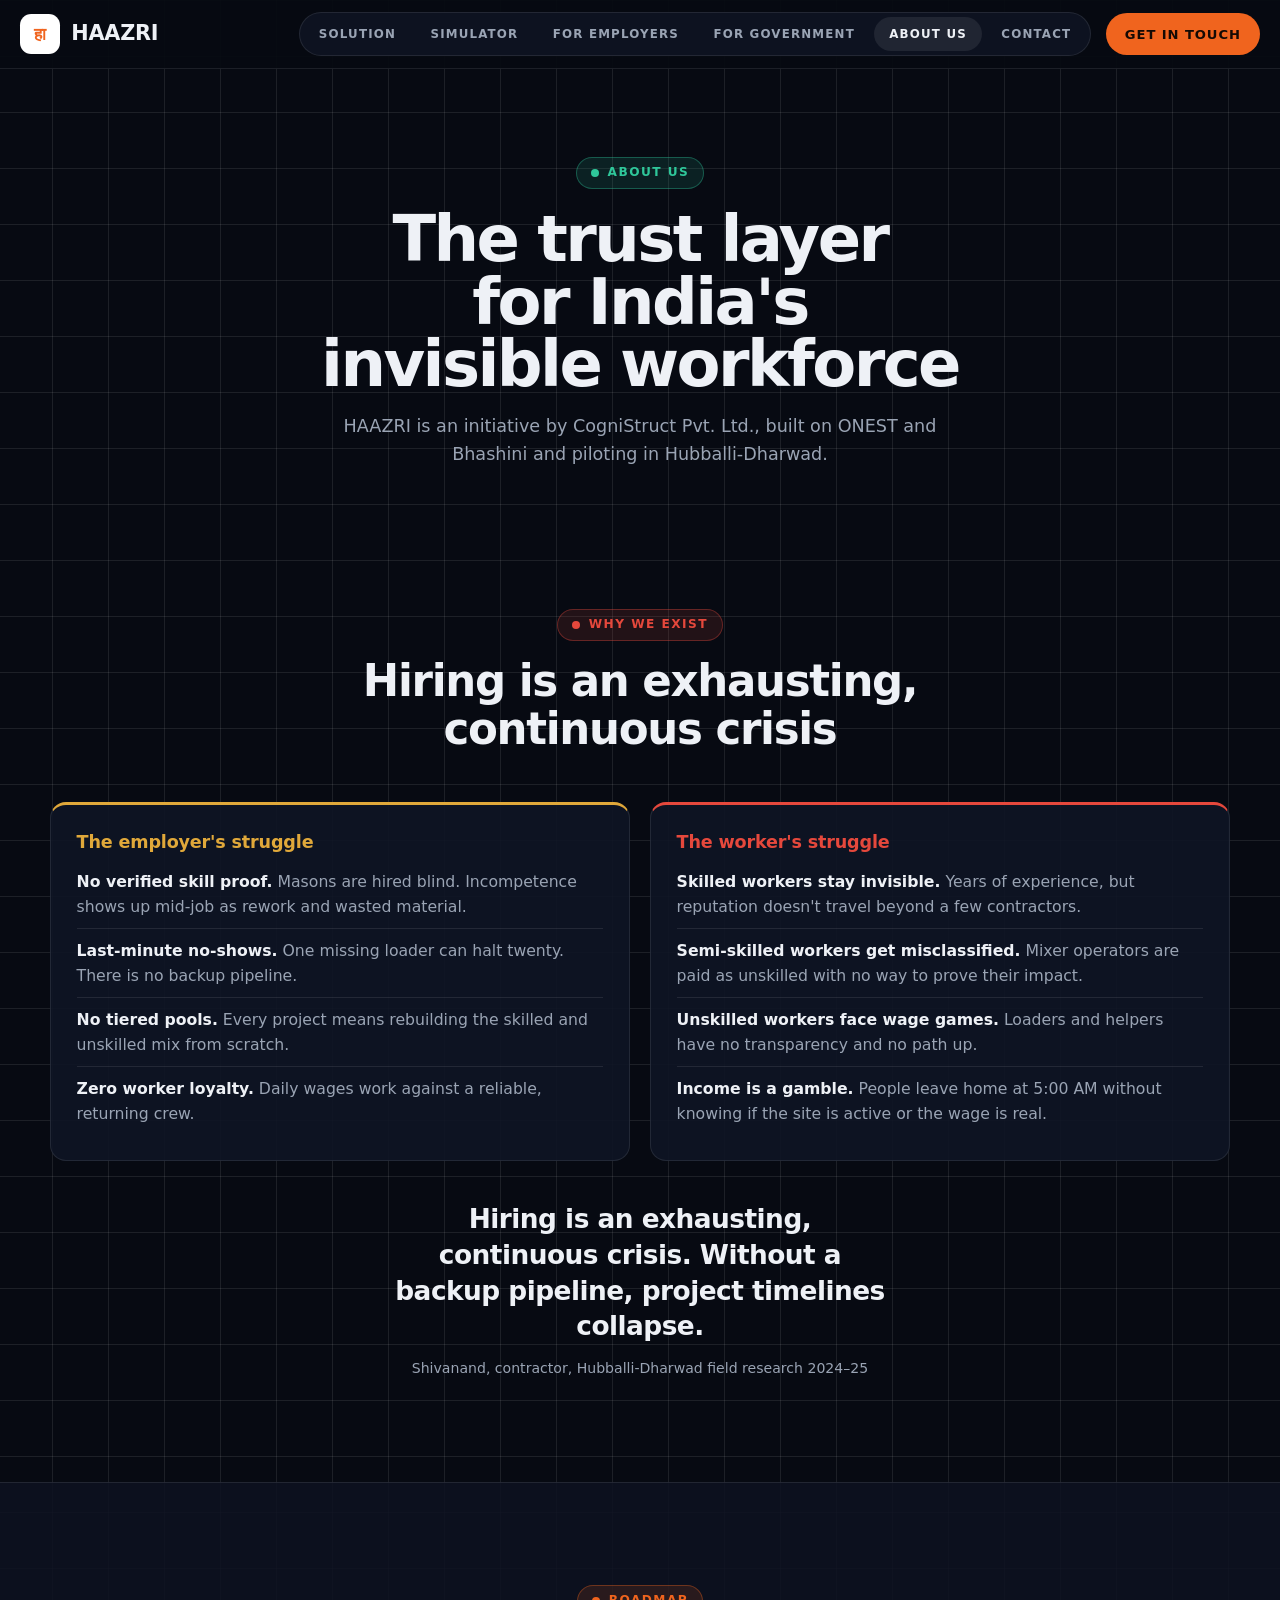
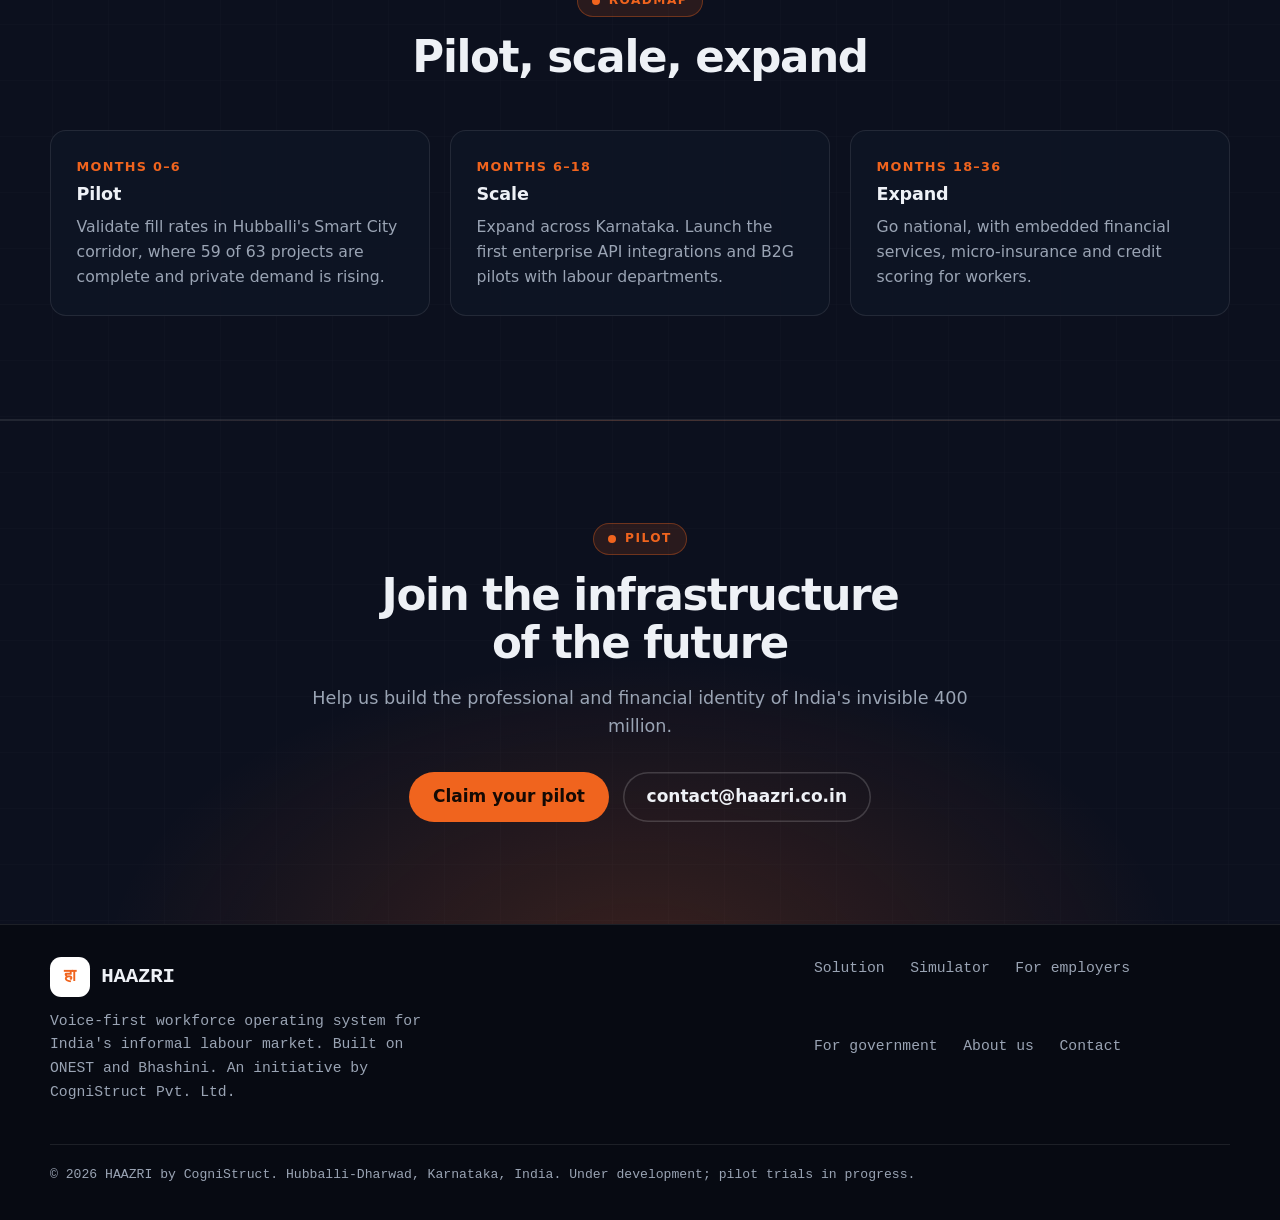
<file: about.html>
<!doctype html>
<html lang="en"><head>
<meta charset="utf-8"><meta name="viewport" content="width=device-width, initial-scale=1">
<title>About us | HAAZRI</title>
<meta name="description" content="HAAZRI is an initiative by CogniStruct Pvt. Ltd., piloting in Hubballi-Dharwad, Karnataka.">
<meta name="theme-color" content="#070a12">
<meta property="og:title" content="About us | HAAZRI"><meta property="og:description" content="HAAZRI is an initiative by CogniStruct Pvt. Ltd., piloting in Hubballi-Dharwad, Karnataka."><meta property="og:type" content="website">
<link rel="icon" href="data:image/svg+xml,%3Csvg xmlns='http://www.w3.org/2000/svg' viewBox='0 0 32 32'%3E%3Crect width='32' height='32' rx='8' fill='%23f0641e'/%3E%3Cpath d='M8 17l5 5 11-12' fill='none' stroke='%23fff' stroke-width='3.5' stroke-linecap='round' stroke-linejoin='round'/%3E%3C/svg%3E">
<link rel="stylesheet" href="styles.css"><script src="app.js" defer></script>
</head><body>
<header class="bar">
  <div class="wrap bar-in">
    <a class="brand" href="index.html" aria-label="HAAZRI home"><span class="logo" lang="hi">हा</span><span class="brand-en">HAAZRI</span></a>
    <span class="live"><i></i>Live pipeline</span>
    <button class="menu-btn" type="button" aria-expanded="false" aria-controls="nav">Menu</button>
    <nav class="nav" id="nav" aria-label="Primary">
      <a href="solution.html">Solution</a>
      <a href="simulator.html">Simulator</a>
      <a href="employers.html">For employers</a>
      <a href="government.html">For government</a>
      <a href="about.html" aria-current="page">About us</a>
      <a href="contact.html">Contact</a>
    </nav>
    <div class="bar-actions"><a class="login" href="mailto:contact@haazri.co.in?subject=Partner%20login">Partner login</a><a class="btn btn-sm" href="contact.html">Get in touch</a></div>
  </div>
</header>
<main>
<section class="phead"><div class="wrap"><span class="tagpill t-teal">About us</span><h1>The trust layer for India's invisible workforce</h1><p class="intro">HAAZRI is an initiative by CogniStruct Pvt. Ltd., built on ONEST and Bhashini and piloting in Hubballi-Dharwad.</p></div></section>
<section class="sec vis"><div class="wrap"><div class="shead"><span class="tagpill t-red">Why we exist</span><h2>Hiring is an exhausting, continuous crisis</h2></div><div class="cards c2">
<div class="card struggle" style="--c:var(--amber)"><h3>The employer's struggle</h3><ul>
<li><b>No verified skill proof.</b> Masons are hired blind. Incompetence shows up mid-job as rework and wasted material.</li>
<li><b>Last-minute no-shows.</b> One missing loader can halt twenty. There is no backup pipeline.</li>
<li><b>No tiered pools.</b> Every project means rebuilding the skilled and unskilled mix from scratch.</li>
<li><b>Zero worker loyalty.</b> Daily wages work against a reliable, returning crew.</li></ul></div>
<div class="card struggle" style="--c:var(--red)"><h3>The worker's struggle</h3><ul>
<li><b>Skilled workers stay invisible.</b> Years of experience, but reputation doesn't travel beyond a few contractors.</li>
<li><b>Semi-skilled workers get misclassified.</b> Mixer operators are paid as unskilled with no way to prove their impact.</li>
<li><b>Unskilled workers face wage games.</b> Loaders and helpers have no transparency and no path up.</li>
<li><b>Income is a gamble.</b> People leave home at 5:00 AM without knowing if the site is active or the wage is real.</li></ul></div></div><blockquote class="quote"><p>Hiring is an exhausting, continuous crisis. Without a backup pipeline, project timelines collapse.</p><footer>Shivanand, contractor, Hubballi-Dharwad field research 2024–25</footer></blockquote></div></section>
<section class="sec sec-alt"><div class="wrap"><div class="shead"><span class="tagpill t-ember">Roadmap</span><h2>Pilot, scale, expand</h2></div><ol class="road" aria-label="Roadmap">
<li><time>Months 0–6</time><h3>Pilot</h3><p>Validate fill rates in Hubballi's Smart City corridor, where 59 of 63 projects are complete and private demand is rising.</p></li>
<li><time>Months 6–18</time><h3>Scale</h3><p>Expand across Karnataka. Launch the first enterprise API integrations and B2G pilots with labour departments.</p></li>
<li><time>Months 18–36</time><h3>Expand</h3><p>Go national, with embedded financial services, micro-insurance and credit scoring for workers.</p></li></ol></div></section>
<section class="sec sec-cta"><div class="wrap"><span class="tagpill t-ember">Pilot</span><h2>Join the infrastructure of the future</h2><p class="intro">Help us build the professional and financial identity of India's invisible 400 million.</p><div class="cta"><a class="btn" href="contact.html">Claim your pilot</a><a class="btn btn-ghost" href="mailto:contact@haazri.co.in">contact@haazri.co.in</a></div></div></section>
</main>
<footer class="foot"><div class="wrap foot-in">
  <div><p class="brand"><span class="logo" lang="hi">हा</span><span class="brand-en">HAAZRI</span></p>
  <p class="foot-note">Voice-first workforce operating system for India's informal labour market. Built on ONEST and Bhashini. An initiative by CogniStruct Pvt. Ltd.</p></div>
  <nav aria-label="Footer"><a href="solution.html">Solution</a><a href="simulator.html">Simulator</a><a href="employers.html">For employers</a><a href="government.html">For government</a><a href="about.html">About us</a><a href="contact.html">Contact</a></nav>
</div><p class="wrap copy">© 2026 HAAZRI by CogniStruct. Hubballi-Dharwad, Karnataka, India. Under development; pilot trials in progress.</p></footer>
</body></html>
</file>
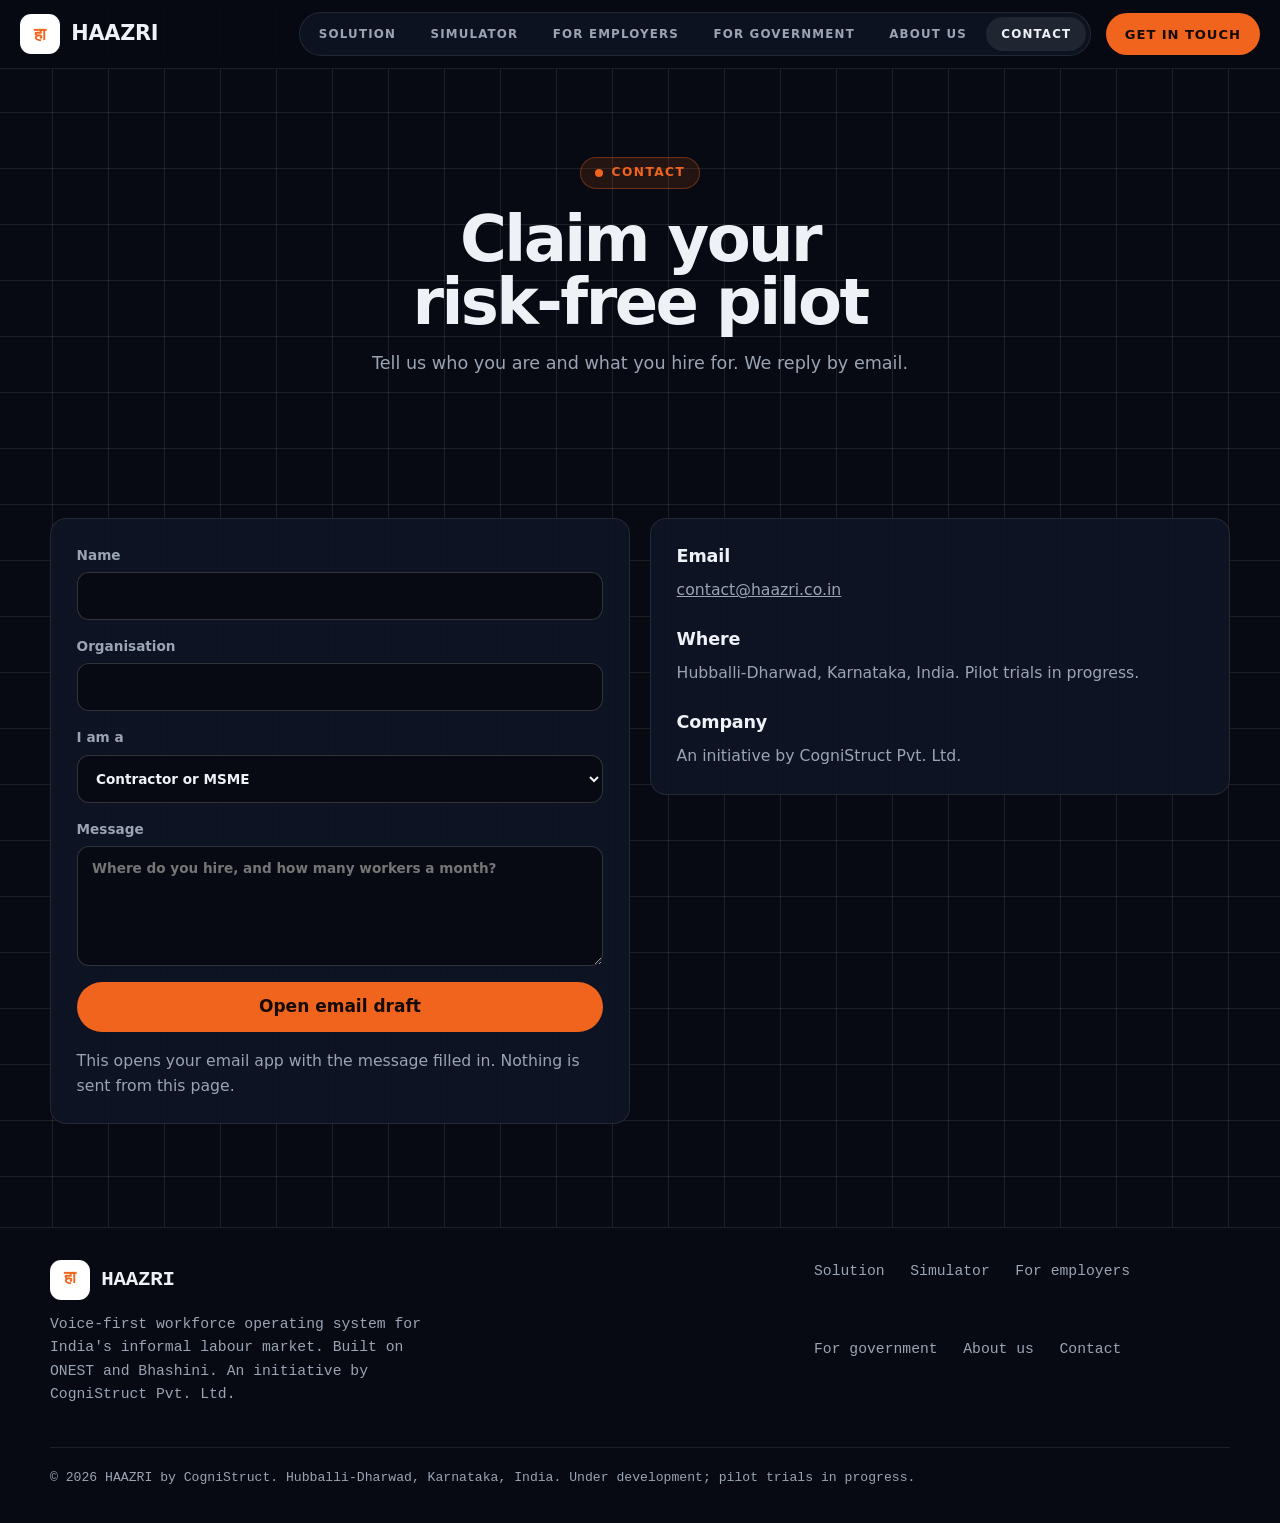
<file: contact.html>
<!doctype html>
<html lang="en"><head>
<meta charset="utf-8"><meta name="viewport" content="width=device-width, initial-scale=1">
<title>Contact | HAAZRI</title>
<meta name="description" content="Claim your HAAZRI pilot or get in touch with the team.">
<meta name="theme-color" content="#070a12">
<meta property="og:title" content="Contact | HAAZRI"><meta property="og:description" content="Claim your HAAZRI pilot or get in touch with the team."><meta property="og:type" content="website">
<link rel="icon" href="data:image/svg+xml,%3Csvg xmlns='http://www.w3.org/2000/svg' viewBox='0 0 32 32'%3E%3Crect width='32' height='32' rx='8' fill='%23f0641e'/%3E%3Cpath d='M8 17l5 5 11-12' fill='none' stroke='%23fff' stroke-width='3.5' stroke-linecap='round' stroke-linejoin='round'/%3E%3C/svg%3E">
<link rel="stylesheet" href="styles.css"><script src="app.js" defer></script>
</head><body>
<header class="bar">
  <div class="wrap bar-in">
    <a class="brand" href="index.html" aria-label="HAAZRI home"><span class="logo" lang="hi">हा</span><span class="brand-en">HAAZRI</span></a>
    <span class="live"><i></i>Live pipeline</span>
    <button class="menu-btn" type="button" aria-expanded="false" aria-controls="nav">Menu</button>
    <nav class="nav" id="nav" aria-label="Primary">
      <a href="solution.html">Solution</a>
      <a href="simulator.html">Simulator</a>
      <a href="employers.html">For employers</a>
      <a href="government.html">For government</a>
      <a href="about.html">About us</a>
      <a href="contact.html" aria-current="page">Contact</a>
    </nav>
    <div class="bar-actions"><a class="login" href="mailto:contact@haazri.co.in?subject=Partner%20login">Partner login</a><a class="btn btn-sm" href="contact.html">Get in touch</a></div>
  </div>
</header>
<main>
<section class="phead"><div class="wrap"><span class="tagpill t-ember">Contact</span><h1>Claim your risk-free pilot</h1><p class="intro">Tell us who you are and what you hire for. We reply by email.</p></div></section>
<section class="sec vis"><div class="wrap"><div class="cards c2" style="align-items:start">
<form class="card form" data-mailto="contact@haazri.co.in">
<label>Name<input name="name" required autocomplete="name"></label>
<label>Organisation<input name="org" autocomplete="organization"></label>
<label>I am a<select name="role"><option>Contractor or MSME</option><option>Enterprise</option><option>Government or welfare board</option><option>Partner or NGO</option></select></label>
<label>Message<textarea name="msg" placeholder="Where do you hire, and how many workers a month?"></textarea></label>
<button class="btn" type="submit">Open email draft</button>
<p class="form-note">This opens your email app with the message filled in. Nothing is sent from this page.</p></form>
<div class="card"><h3>Email</h3><p><a href="mailto:contact@haazri.co.in">contact@haazri.co.in</a></p><h3 style="margin-top:1rem">Where</h3><p>Hubballi-Dharwad, Karnataka, India. Pilot trials in progress.</p><h3 style="margin-top:1rem">Company</h3><p>An initiative by CogniStruct Pvt. Ltd.</p></div></div></div></section>
</main>
<footer class="foot"><div class="wrap foot-in">
  <div><p class="brand"><span class="logo" lang="hi">हा</span><span class="brand-en">HAAZRI</span></p>
  <p class="foot-note">Voice-first workforce operating system for India's informal labour market. Built on ONEST and Bhashini. An initiative by CogniStruct Pvt. Ltd.</p></div>
  <nav aria-label="Footer"><a href="solution.html">Solution</a><a href="simulator.html">Simulator</a><a href="employers.html">For employers</a><a href="government.html">For government</a><a href="about.html">About us</a><a href="contact.html">Contact</a></nav>
</div><p class="wrap copy">© 2026 HAAZRI by CogniStruct. Hubballi-Dharwad, Karnataka, India. Under development; pilot trials in progress.</p></footer>
</body></html>
</file>
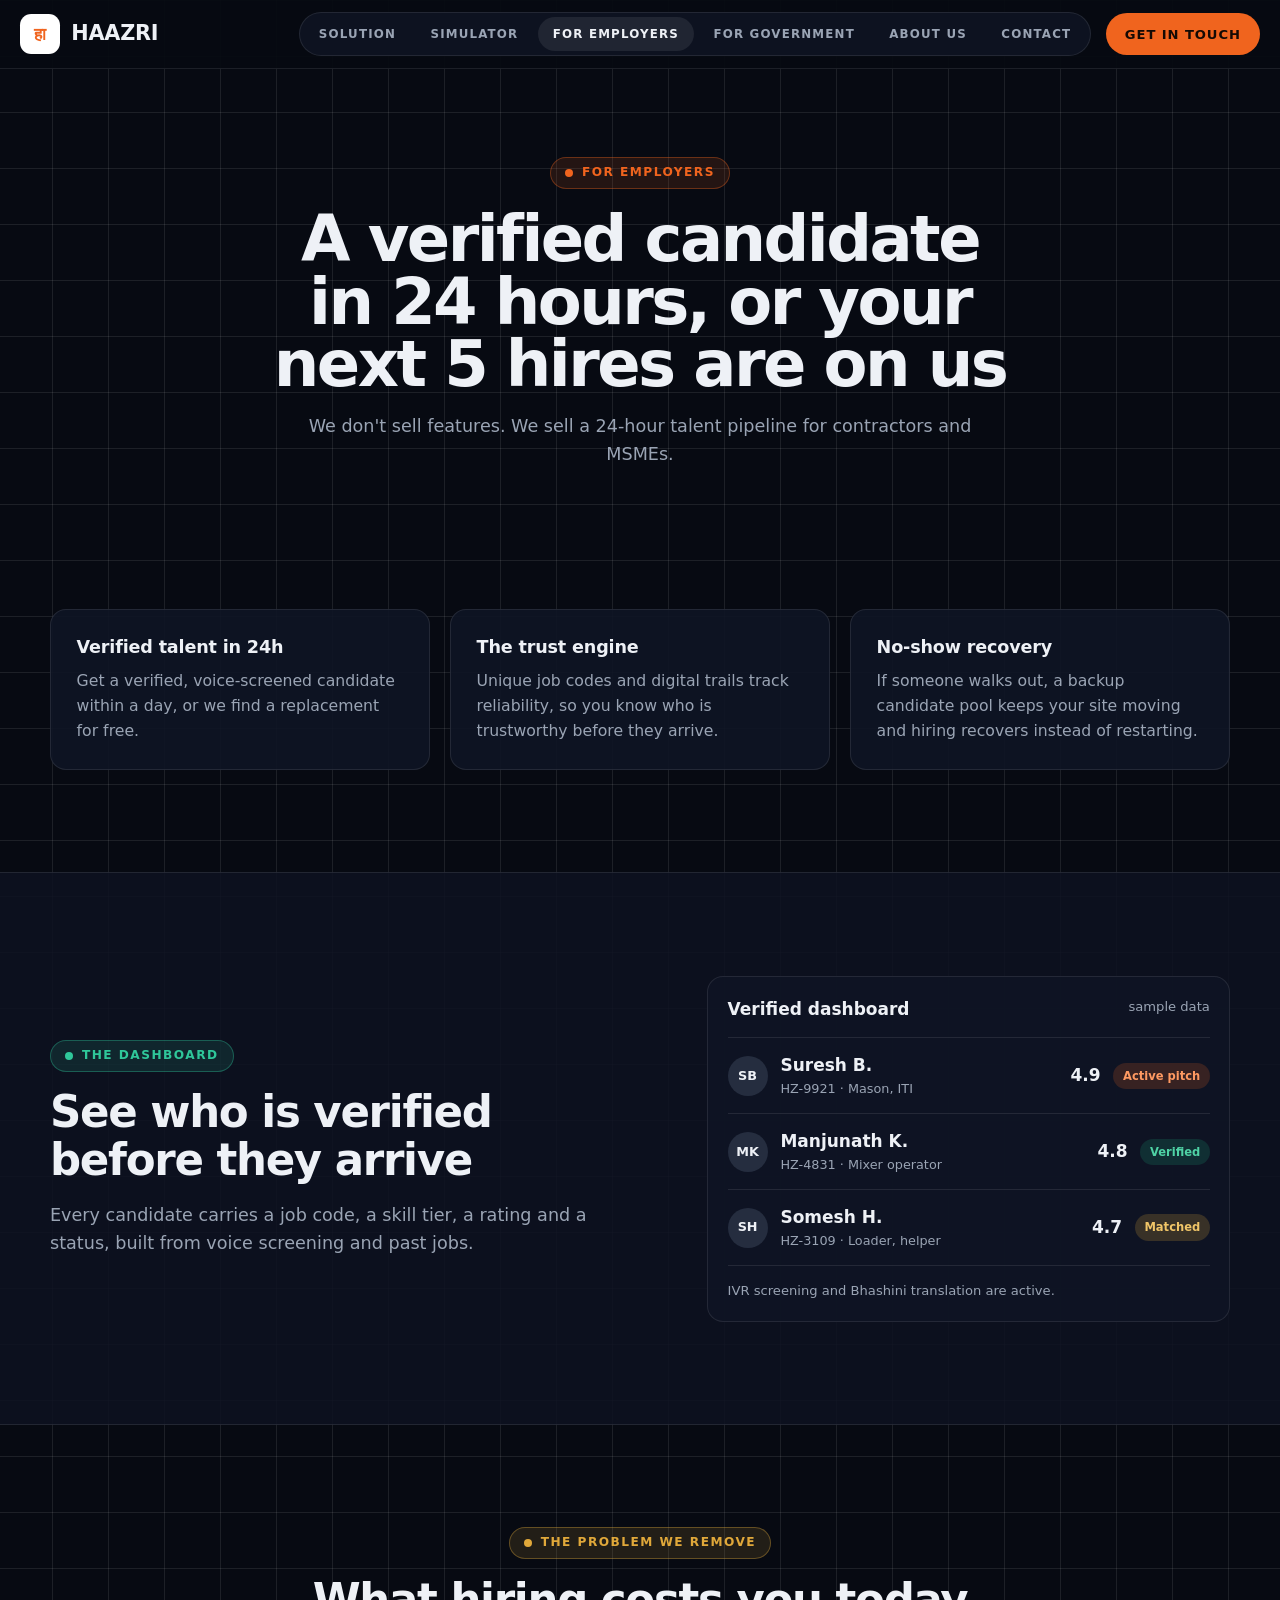
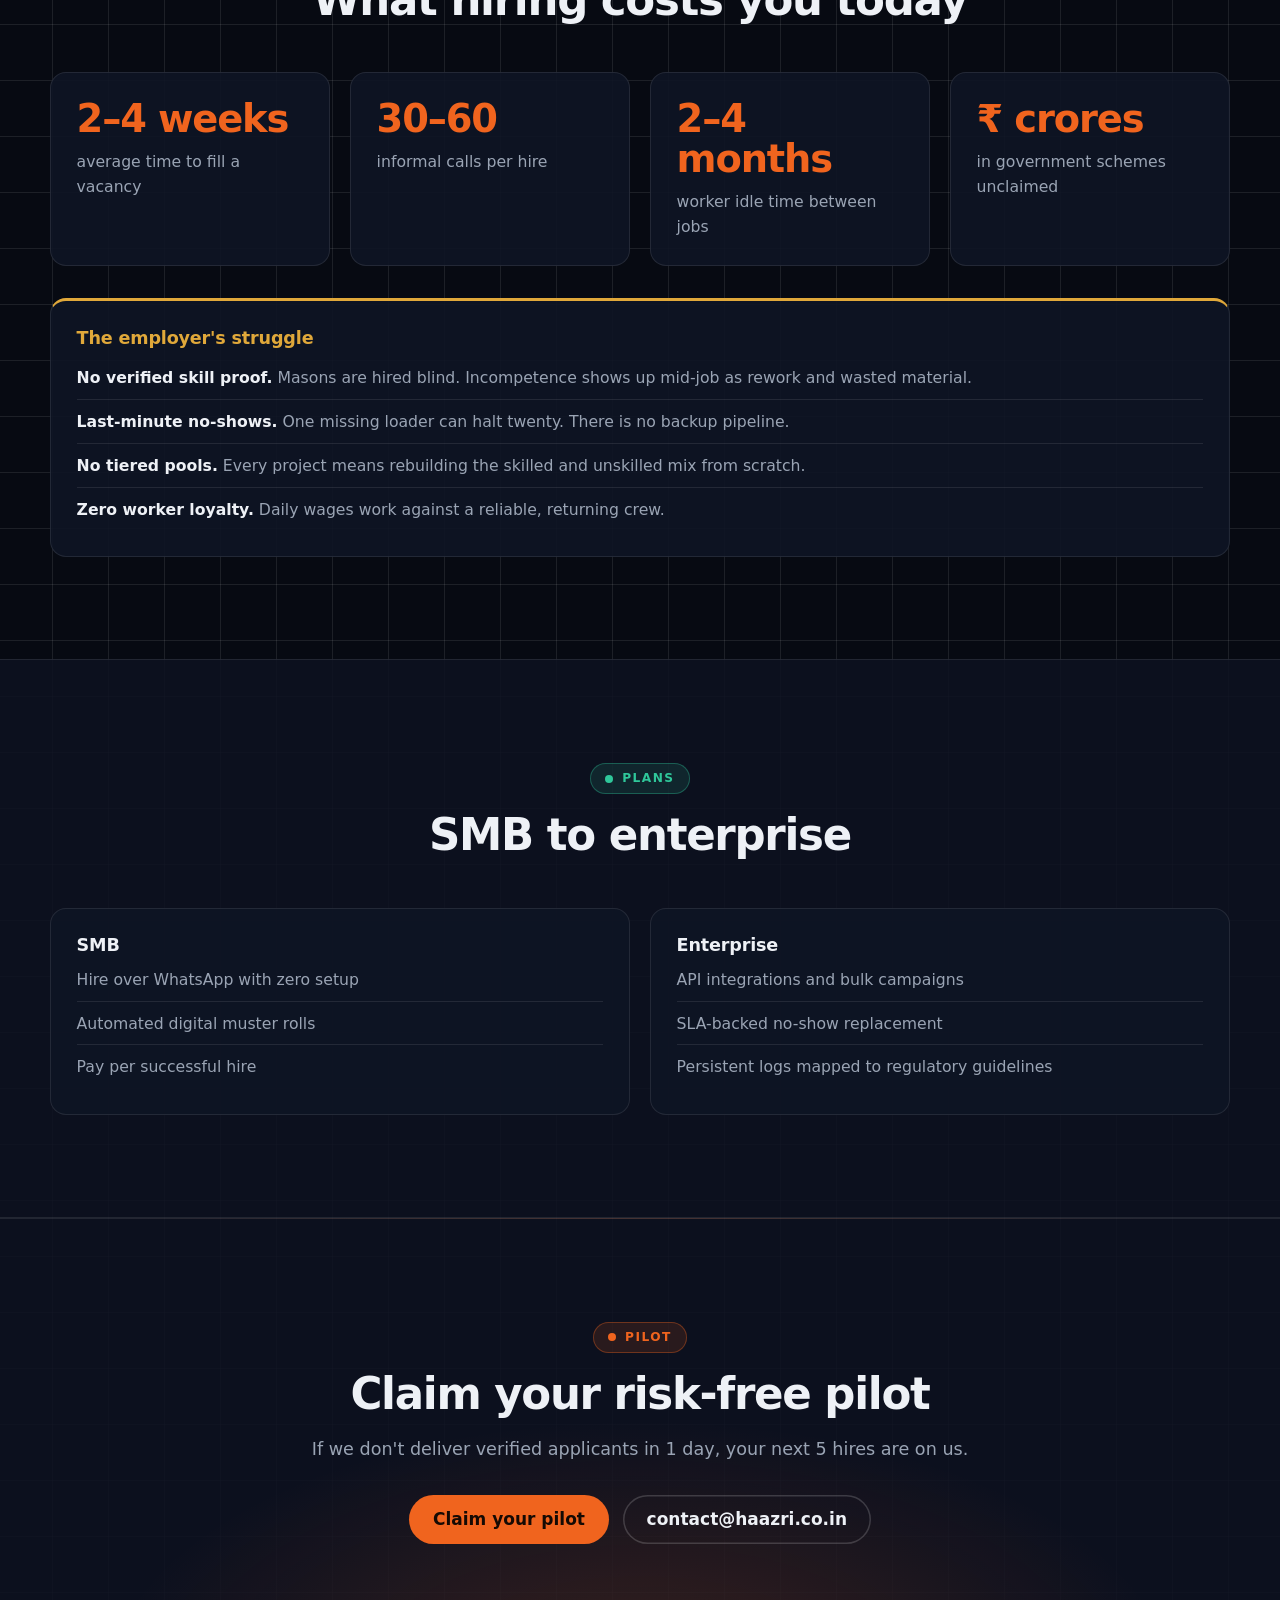
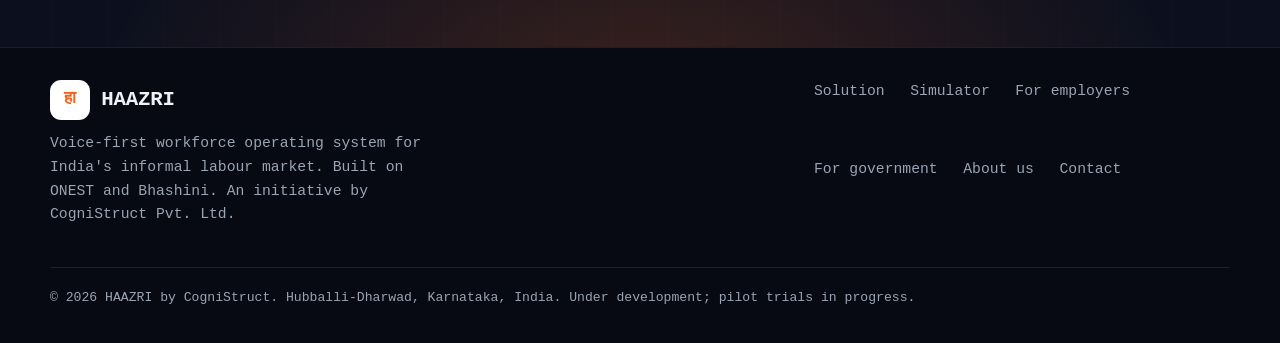
<file: employers.html>
<!doctype html>
<html lang="en"><head>
<meta charset="utf-8"><meta name="viewport" content="width=device-width, initial-scale=1">
<title>For employers | HAAZRI</title>
<meta name="description" content="Verified, voice-screened candidates within 24 hours for contractors and MSMEs, or your next 5 hires are free.">
<meta name="theme-color" content="#070a12">
<meta property="og:title" content="For employers | HAAZRI"><meta property="og:description" content="Verified, voice-screened candidates within 24 hours for contractors and MSMEs, or your next 5 hires are free."><meta property="og:type" content="website">
<link rel="icon" href="data:image/svg+xml,%3Csvg xmlns='http://www.w3.org/2000/svg' viewBox='0 0 32 32'%3E%3Crect width='32' height='32' rx='8' fill='%23f0641e'/%3E%3Cpath d='M8 17l5 5 11-12' fill='none' stroke='%23fff' stroke-width='3.5' stroke-linecap='round' stroke-linejoin='round'/%3E%3C/svg%3E">
<link rel="stylesheet" href="styles.css"><script src="app.js" defer></script>
</head><body>
<header class="bar">
  <div class="wrap bar-in">
    <a class="brand" href="index.html" aria-label="HAAZRI home"><span class="logo" lang="hi">हा</span><span class="brand-en">HAAZRI</span></a>
    <span class="live"><i></i>Live pipeline</span>
    <button class="menu-btn" type="button" aria-expanded="false" aria-controls="nav">Menu</button>
    <nav class="nav" id="nav" aria-label="Primary">
      <a href="solution.html">Solution</a>
      <a href="simulator.html">Simulator</a>
      <a href="employers.html" aria-current="page">For employers</a>
      <a href="government.html">For government</a>
      <a href="about.html">About us</a>
      <a href="contact.html">Contact</a>
    </nav>
    <div class="bar-actions"><a class="login" href="mailto:contact@haazri.co.in?subject=Partner%20login">Partner login</a><a class="btn btn-sm" href="contact.html">Get in touch</a></div>
  </div>
</header>
<main>
<section class="phead"><div class="wrap"><span class="tagpill t-ember">For employers</span><h1>A verified candidate in 24 hours, or your next 5 hires are on us</h1><p class="intro">We don't sell features. We sell a 24-hour talent pipeline for contractors and MSMEs.</p></div></section>
<section class="sec vis"><div class="wrap"><div class="cards c3">
<div class="card"><h3>Verified talent in 24h</h3><p>Get a verified, voice-screened candidate within a day, or we find a replacement for free.</p></div>
<div class="card"><h3>The trust engine</h3><p>Unique job codes and digital trails track reliability, so you know who is trustworthy before they arrive.</p></div>
<div class="card"><h3>No-show recovery</h3><p>If someone walks out, a backup candidate pool keeps your site moving and hiring recovers instead of restarting.</p></div></div></div></section>
<section class="sec sec-alt"><div class="wrap split"><div><span class="tagpill t-teal">The dashboard</span><h2 style="margin-top:1.1rem">See who is verified before they arrive</h2><p class="intro">Every candidate carries a job code, a skill tier, a rating and a status, built from voice screening and past jobs.</p></div><div class="board" aria-label="Sample employer dashboard"><p class="board-h">Verified dashboard <span>sample data</span></p><ul>
<li><span class="av">SB</span><span class="who"><b>Suresh B.</b><small>HZ-9921 · Mason, ITI</small></span><span class="score">4.9</span><span class="pill pill-a">Active pitch</span></li>
<li><span class="av">MK</span><span class="who"><b>Manjunath K.</b><small>HZ-4831 · Mixer operator</small></span><span class="score">4.8</span><span class="pill pill-t">Verified</span></li>
<li><span class="av">SH</span><span class="who"><b>Somesh H.</b><small>HZ-3109 · Loader, helper</small></span><span class="score">4.7</span><span class="pill pill-m">Matched</span></li></ul>
<p class="board-f">IVR screening and Bhashini translation are active.</p></div></div></section>
<section class="sec"><div class="wrap"><div class="shead"><span class="tagpill t-amber">The problem we remove</span><h2>What hiring costs you today</h2></div><div class="cards c4">
<div class="card"><strong class="big o">2–4 weeks</strong><p>average time to fill a vacancy</p></div>
<div class="card"><strong class="big o">30–60</strong><p>informal calls per hire</p></div>
<div class="card"><strong class="big o">2–4 months</strong><p>worker idle time between jobs</p></div>
<div class="card"><strong class="big o">₹ crores</strong><p>in government schemes unclaimed</p></div></div><div style="height:2rem"></div><div class="cards" style="grid-template-columns:1fr">
<div class="card struggle" style="--c:var(--amber)"><h3>The employer's struggle</h3><ul>
<li><b>No verified skill proof.</b> Masons are hired blind. Incompetence shows up mid-job as rework and wasted material.</li>
<li><b>Last-minute no-shows.</b> One missing loader can halt twenty. There is no backup pipeline.</li>
<li><b>No tiered pools.</b> Every project means rebuilding the skilled and unskilled mix from scratch.</li>
<li><b>Zero worker loyalty.</b> Daily wages work against a reliable, returning crew.</li></ul></div>
</div></div></section>
<section class="sec sec-alt"><div class="wrap"><div class="shead"><span class="tagpill t-teal">Plans</span><h2>SMB to enterprise</h2></div><div class="cards c2">
<div class="card"><h3>SMB</h3><ul><li>Hire over WhatsApp with zero setup</li><li>Automated digital muster rolls</li><li>Pay per successful hire</li></ul></div>
<div class="card"><h3>Enterprise</h3><ul><li>API integrations and bulk campaigns</li><li>SLA-backed no-show replacement</li><li>Persistent logs mapped to regulatory guidelines</li></ul></div></div></div></section>
<section class="sec sec-cta"><div class="wrap"><span class="tagpill t-ember">Pilot</span><h2>Claim your risk-free pilot</h2><p class="intro">If we don't deliver verified applicants in 1 day, your next 5 hires are on us.</p><div class="cta"><a class="btn" href="contact.html">Claim your pilot</a><a class="btn btn-ghost" href="mailto:contact@haazri.co.in">contact@haazri.co.in</a></div></div></section>
</main>
<footer class="foot"><div class="wrap foot-in">
  <div><p class="brand"><span class="logo" lang="hi">हा</span><span class="brand-en">HAAZRI</span></p>
  <p class="foot-note">Voice-first workforce operating system for India's informal labour market. Built on ONEST and Bhashini. An initiative by CogniStruct Pvt. Ltd.</p></div>
  <nav aria-label="Footer"><a href="solution.html">Solution</a><a href="simulator.html">Simulator</a><a href="employers.html">For employers</a><a href="government.html">For government</a><a href="about.html">About us</a><a href="contact.html">Contact</a></nav>
</div><p class="wrap copy">© 2026 HAAZRI by CogniStruct. Hubballi-Dharwad, Karnataka, India. Under development; pilot trials in progress.</p></footer>
</body></html>
</file>
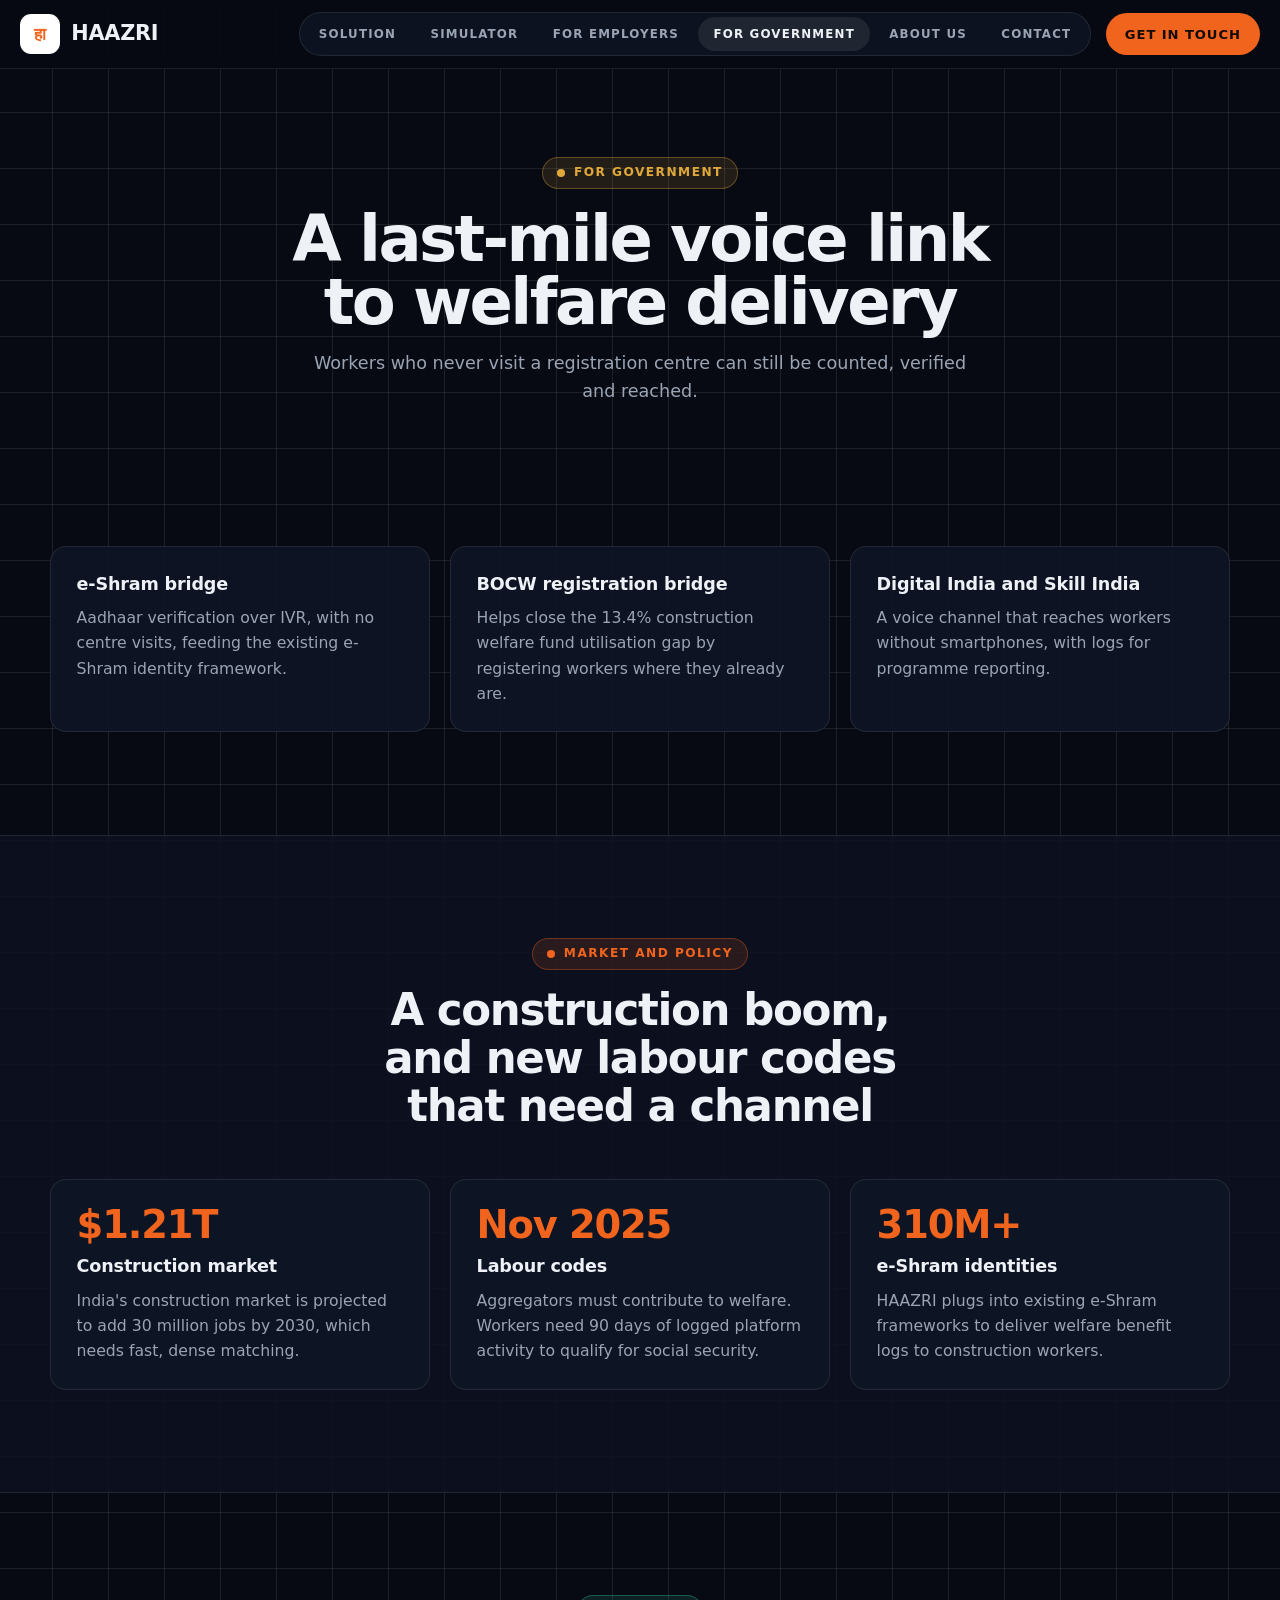
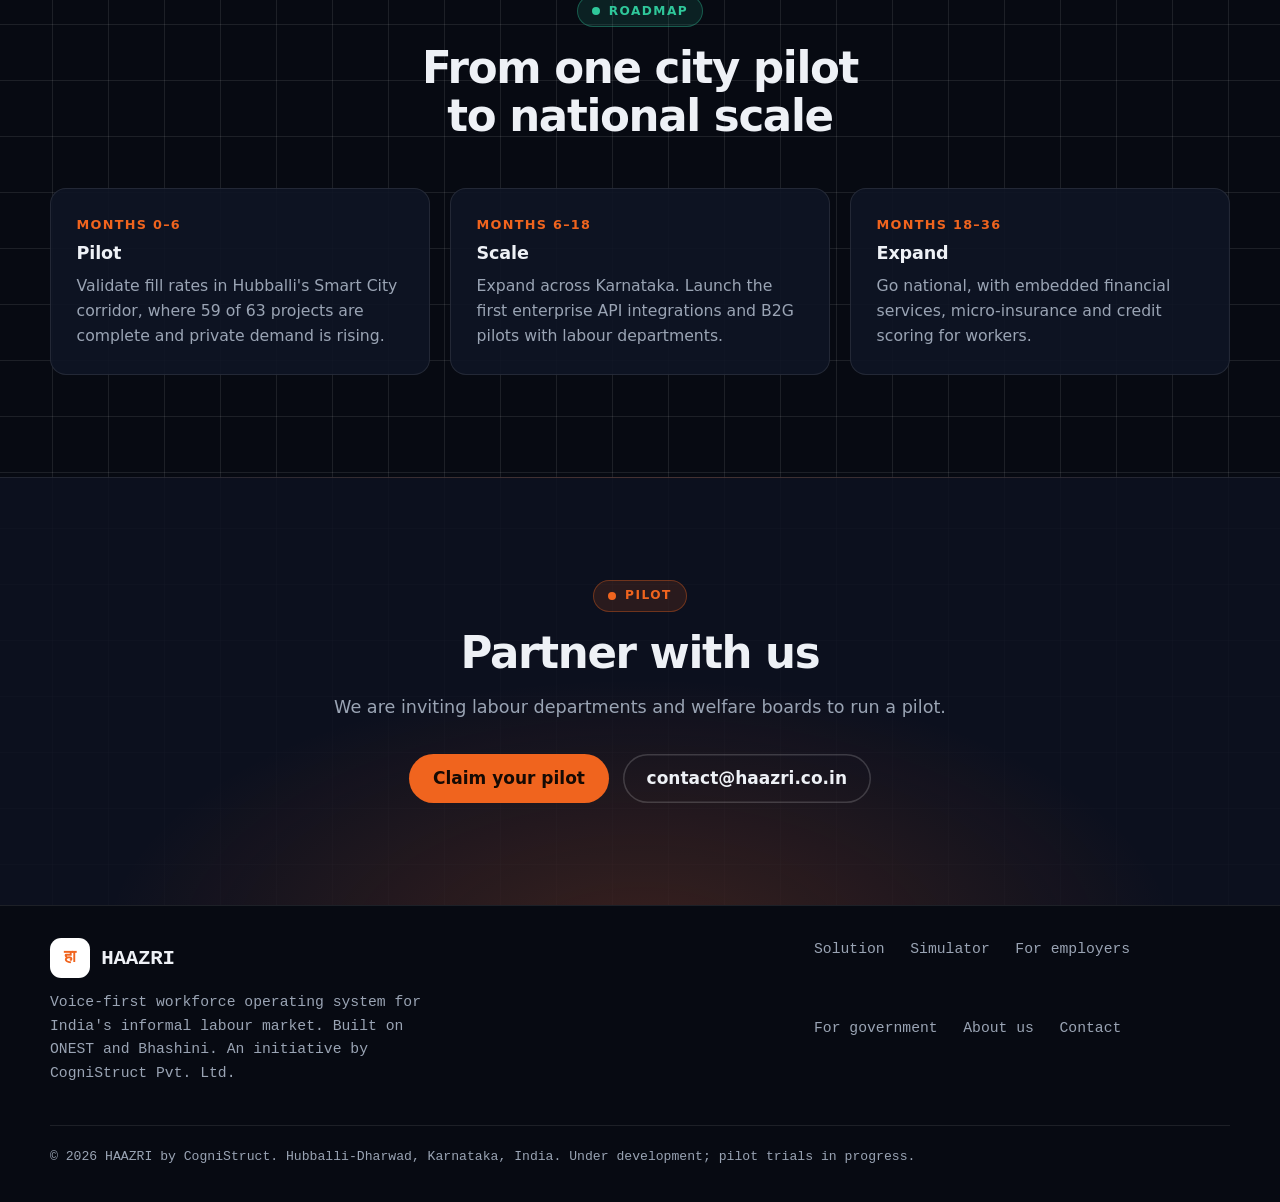
<file: government.html>
<!doctype html>
<html lang="en"><head>
<meta charset="utf-8"><meta name="viewport" content="width=device-width, initial-scale=1">
<title>For government | HAAZRI</title>
<meta name="description" content="HAAZRI bridges e-Shram and BOCW registration to construction workers over a simple voice call.">
<meta name="theme-color" content="#070a12">
<meta property="og:title" content="For government | HAAZRI"><meta property="og:description" content="HAAZRI bridges e-Shram and BOCW registration to construction workers over a simple voice call."><meta property="og:type" content="website">
<link rel="icon" href="data:image/svg+xml,%3Csvg xmlns='http://www.w3.org/2000/svg' viewBox='0 0 32 32'%3E%3Crect width='32' height='32' rx='8' fill='%23f0641e'/%3E%3Cpath d='M8 17l5 5 11-12' fill='none' stroke='%23fff' stroke-width='3.5' stroke-linecap='round' stroke-linejoin='round'/%3E%3C/svg%3E">
<link rel="stylesheet" href="styles.css"><script src="app.js" defer></script>
</head><body>
<header class="bar">
  <div class="wrap bar-in">
    <a class="brand" href="index.html" aria-label="HAAZRI home"><span class="logo" lang="hi">हा</span><span class="brand-en">HAAZRI</span></a>
    <span class="live"><i></i>Live pipeline</span>
    <button class="menu-btn" type="button" aria-expanded="false" aria-controls="nav">Menu</button>
    <nav class="nav" id="nav" aria-label="Primary">
      <a href="solution.html">Solution</a>
      <a href="simulator.html">Simulator</a>
      <a href="employers.html">For employers</a>
      <a href="government.html" aria-current="page">For government</a>
      <a href="about.html">About us</a>
      <a href="contact.html">Contact</a>
    </nav>
    <div class="bar-actions"><a class="login" href="mailto:contact@haazri.co.in?subject=Partner%20login">Partner login</a><a class="btn btn-sm" href="contact.html">Get in touch</a></div>
  </div>
</header>
<main>
<section class="phead"><div class="wrap"><span class="tagpill t-amber">For government</span><h1>A last-mile voice link to welfare delivery</h1><p class="intro">Workers who never visit a registration centre can still be counted, verified and reached.</p></div></section>
<section class="sec vis"><div class="wrap"><div class="cards c3">
<div class="card"><h3>e-Shram bridge</h3><p>Aadhaar verification over IVR, with no centre visits, feeding the existing e-Shram identity framework.</p></div>
<div class="card"><h3>BOCW registration bridge</h3><p>Helps close the 13.4% construction welfare fund utilisation gap by registering workers where they already are.</p></div>
<div class="card"><h3>Digital India and Skill India</h3><p>A voice channel that reaches workers without smartphones, with logs for programme reporting.</p></div></div></div></section>
<section class="sec sec-alt"><div class="wrap"><div class="shead"><span class="tagpill t-ember">Market and policy</span><h2>A construction boom, and new labour codes that need a channel</h2></div><div class="cards c3">
<div class="card"><strong class="big o">$1.21T</strong><h3>Construction market</h3><p>India's construction market is projected to add 30 million jobs by 2030, which needs fast, dense matching.</p></div>
<div class="card"><strong class="big o">Nov 2025</strong><h3>Labour codes</h3><p>Aggregators must contribute to welfare. Workers need 90 days of logged platform activity to qualify for social security.</p></div>
<div class="card"><strong class="big o">310M+</strong><h3>e-Shram identities</h3><p>HAAZRI plugs into existing e-Shram frameworks to deliver welfare benefit logs to construction workers.</p></div></div></div></section>
<section class="sec"><div class="wrap"><div class="shead"><span class="tagpill t-teal">Roadmap</span><h2>From one city pilot to national scale</h2></div><ol class="road" aria-label="Roadmap">
<li><time>Months 0–6</time><h3>Pilot</h3><p>Validate fill rates in Hubballi's Smart City corridor, where 59 of 63 projects are complete and private demand is rising.</p></li>
<li><time>Months 6–18</time><h3>Scale</h3><p>Expand across Karnataka. Launch the first enterprise API integrations and B2G pilots with labour departments.</p></li>
<li><time>Months 18–36</time><h3>Expand</h3><p>Go national, with embedded financial services, micro-insurance and credit scoring for workers.</p></li></ol></div></section>
<section class="sec sec-cta"><div class="wrap"><span class="tagpill t-ember">Pilot</span><h2>Partner with us</h2><p class="intro">We are inviting labour departments and welfare boards to run a pilot.</p><div class="cta"><a class="btn" href="contact.html">Claim your pilot</a><a class="btn btn-ghost" href="mailto:contact@haazri.co.in">contact@haazri.co.in</a></div></div></section>
</main>
<footer class="foot"><div class="wrap foot-in">
  <div><p class="brand"><span class="logo" lang="hi">हा</span><span class="brand-en">HAAZRI</span></p>
  <p class="foot-note">Voice-first workforce operating system for India's informal labour market. Built on ONEST and Bhashini. An initiative by CogniStruct Pvt. Ltd.</p></div>
  <nav aria-label="Footer"><a href="solution.html">Solution</a><a href="simulator.html">Simulator</a><a href="employers.html">For employers</a><a href="government.html">For government</a><a href="about.html">About us</a><a href="contact.html">Contact</a></nav>
</div><p class="wrap copy">© 2026 HAAZRI by CogniStruct. Hubballi-Dharwad, Karnataka, India. Under development; pilot trials in progress.</p></footer>
</body></html>
</file>
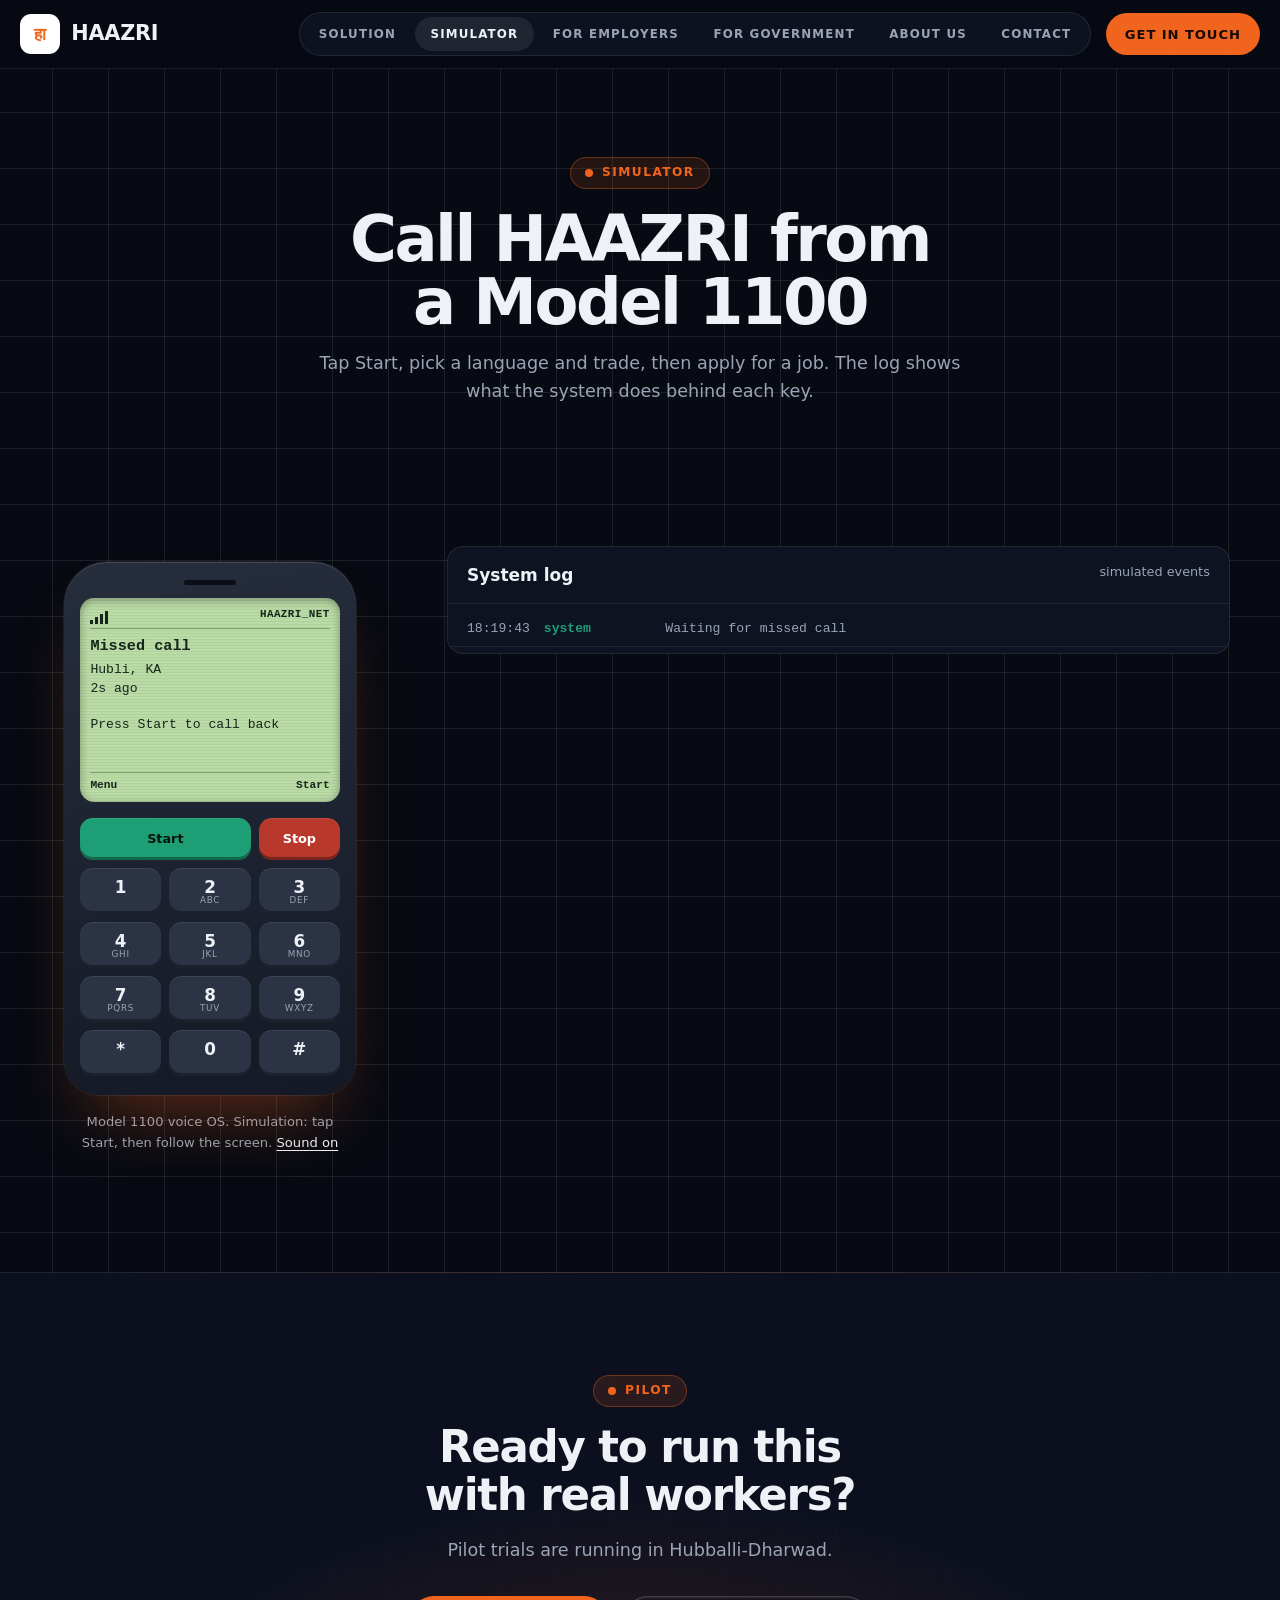
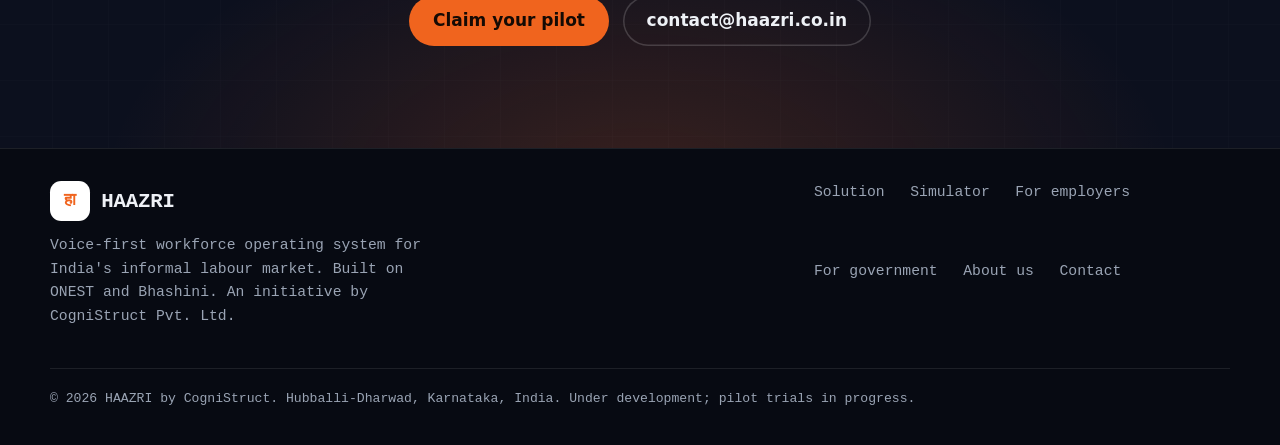
<file: simulator.html>
<!doctype html>
<html lang="en"><head>
<meta charset="utf-8"><meta name="viewport" content="width=device-width, initial-scale=1">
<title>Simulator | HAAZRI</title>
<meta name="description" content="Try the HAAZRI IVR on a simulated feature phone and watch each system event as it happens.">
<meta name="theme-color" content="#070a12">
<meta property="og:title" content="Simulator | HAAZRI"><meta property="og:description" content="Try the HAAZRI IVR on a simulated feature phone and watch each system event as it happens."><meta property="og:type" content="website">
<link rel="icon" href="data:image/svg+xml,%3Csvg xmlns='http://www.w3.org/2000/svg' viewBox='0 0 32 32'%3E%3Crect width='32' height='32' rx='8' fill='%23f0641e'/%3E%3Cpath d='M8 17l5 5 11-12' fill='none' stroke='%23fff' stroke-width='3.5' stroke-linecap='round' stroke-linejoin='round'/%3E%3C/svg%3E">
<link rel="stylesheet" href="styles.css"><script src="app.js" defer></script>
</head><body>
<header class="bar">
  <div class="wrap bar-in">
    <a class="brand" href="index.html" aria-label="HAAZRI home"><span class="logo" lang="hi">हा</span><span class="brand-en">HAAZRI</span></a>
    <span class="live"><i></i>Live pipeline</span>
    <button class="menu-btn" type="button" aria-expanded="false" aria-controls="nav">Menu</button>
    <nav class="nav" id="nav" aria-label="Primary">
      <a href="solution.html">Solution</a>
      <a href="simulator.html" aria-current="page">Simulator</a>
      <a href="employers.html">For employers</a>
      <a href="government.html">For government</a>
      <a href="about.html">About us</a>
      <a href="contact.html">Contact</a>
    </nav>
    <div class="bar-actions"><a class="login" href="mailto:contact@haazri.co.in?subject=Partner%20login">Partner login</a><a class="btn btn-sm" href="contact.html">Get in touch</a></div>
  </div>
</header>
<main>
<section class="phead"><div class="wrap"><span class="tagpill t-ember">Simulator</span><h1>Call HAAZRI from a Model 1100</h1><p class="intro">Tap Start, pick a language and trade, then apply for a job. The log shows what the system does behind each key.</p></div></section>
<section class="sec vis"><div class="wrap sim"><div class="phone-stage"><div class="phone" data-phone>
  <div class="phone-body">
    <span class="speaker" aria-hidden="true"></span>
    <div class="lcd" role="status" aria-live="polite" aria-atomic="true">
      <div class="lcd-top"><span class="sig" aria-hidden="true"><b></b><b></b><b></b><b></b></span><span>HAAZRI_NET</span></div>
      <div class="lcd-main" data-screen></div>
      <div class="lcd-soft"><span>Menu</span><span data-soft>Start</span></div>
    </div>
    <div class="keys">
      <button class="key key-start pulse" type="button" data-key="start" aria-label="Start call">Start</button>
      <button class="key key-stop" type="button" data-key="stop" aria-label="Stop call">Stop</button>
      <button class="key" type="button" data-key="1" aria-label="Key 1"><b>1</b><small>&nbsp;</small></button>
      <button class="key" type="button" data-key="2" aria-label="Key 2"><b>2</b><small>ABC</small></button>
      <button class="key" type="button" data-key="3" aria-label="Key 3"><b>3</b><small>DEF</small></button>
      <button class="key" type="button" data-key="4" aria-label="Key 4"><b>4</b><small>GHI</small></button>
      <button class="key" type="button" data-key="5" aria-label="Key 5"><b>5</b><small>JKL</small></button>
      <button class="key" type="button" data-key="6" aria-label="Key 6"><b>6</b><small>MNO</small></button>
      <button class="key" type="button" data-key="7" aria-label="Key 7"><b>7</b><small>PQRS</small></button>
      <button class="key" type="button" data-key="8" aria-label="Key 8"><b>8</b><small>TUV</small></button>
      <button class="key" type="button" data-key="9" aria-label="Key 9"><b>9</b><small>WXYZ</small></button>
      <button class="key" type="button" data-key="*" aria-label="Key *"><b>*</b><small>&nbsp;</small></button>
      <button class="key" type="button" data-key="0" aria-label="Key 0"><b>0</b><small>&nbsp;</small></button>
      <button class="key" type="button" data-key="#" aria-label="Key #"><b>#</b><small>&nbsp;</small></button>
    </div>
  </div>
  <p class="phone-cap">Model 1100 voice OS. Simulation: tap Start, then follow the screen. <button class="link-btn" type="button" data-sound aria-pressed="true">Sound on</button></p>
</div></div>
<div class="log"><p class="log-h">System log <span>simulated events</span></p><ol data-log><li class="empty">Press Start on the phone to begin.</li></ol></div></div></section>
<section class="sec sec-cta"><div class="wrap"><span class="tagpill t-ember">Pilot</span><h2>Ready to run this with real workers?</h2><p class="intro">Pilot trials are running in Hubballi-Dharwad.</p><div class="cta"><a class="btn" href="contact.html">Claim your pilot</a><a class="btn btn-ghost" href="mailto:contact@haazri.co.in">contact@haazri.co.in</a></div></div></section>
</main>
<footer class="foot"><div class="wrap foot-in">
  <div><p class="brand"><span class="logo" lang="hi">हा</span><span class="brand-en">HAAZRI</span></p>
  <p class="foot-note">Voice-first workforce operating system for India's informal labour market. Built on ONEST and Bhashini. An initiative by CogniStruct Pvt. Ltd.</p></div>
  <nav aria-label="Footer"><a href="solution.html">Solution</a><a href="simulator.html">Simulator</a><a href="employers.html">For employers</a><a href="government.html">For government</a><a href="about.html">About us</a><a href="contact.html">Contact</a></nav>
</div><p class="wrap copy">© 2026 HAAZRI by CogniStruct. Hubballi-Dharwad, Karnataka, India. Under development; pilot trials in progress.</p></footer>
</body></html>
</file>
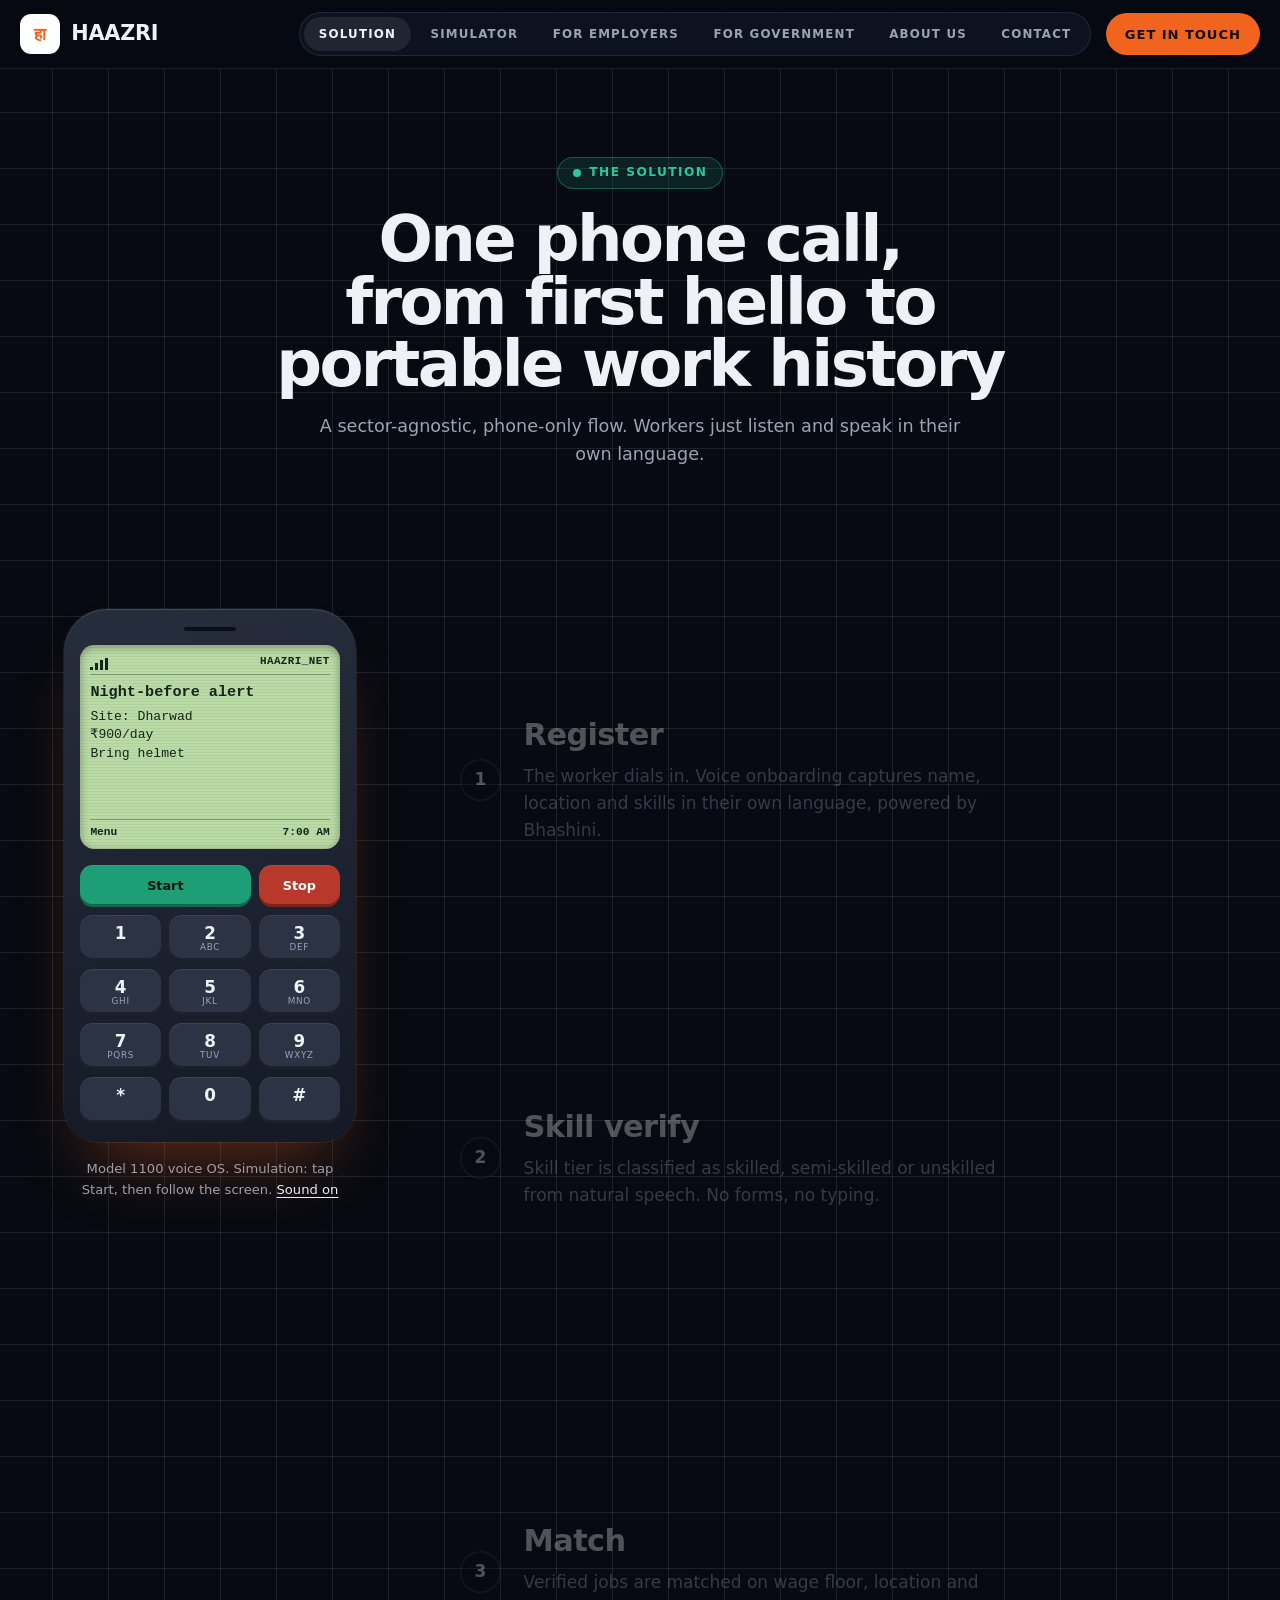
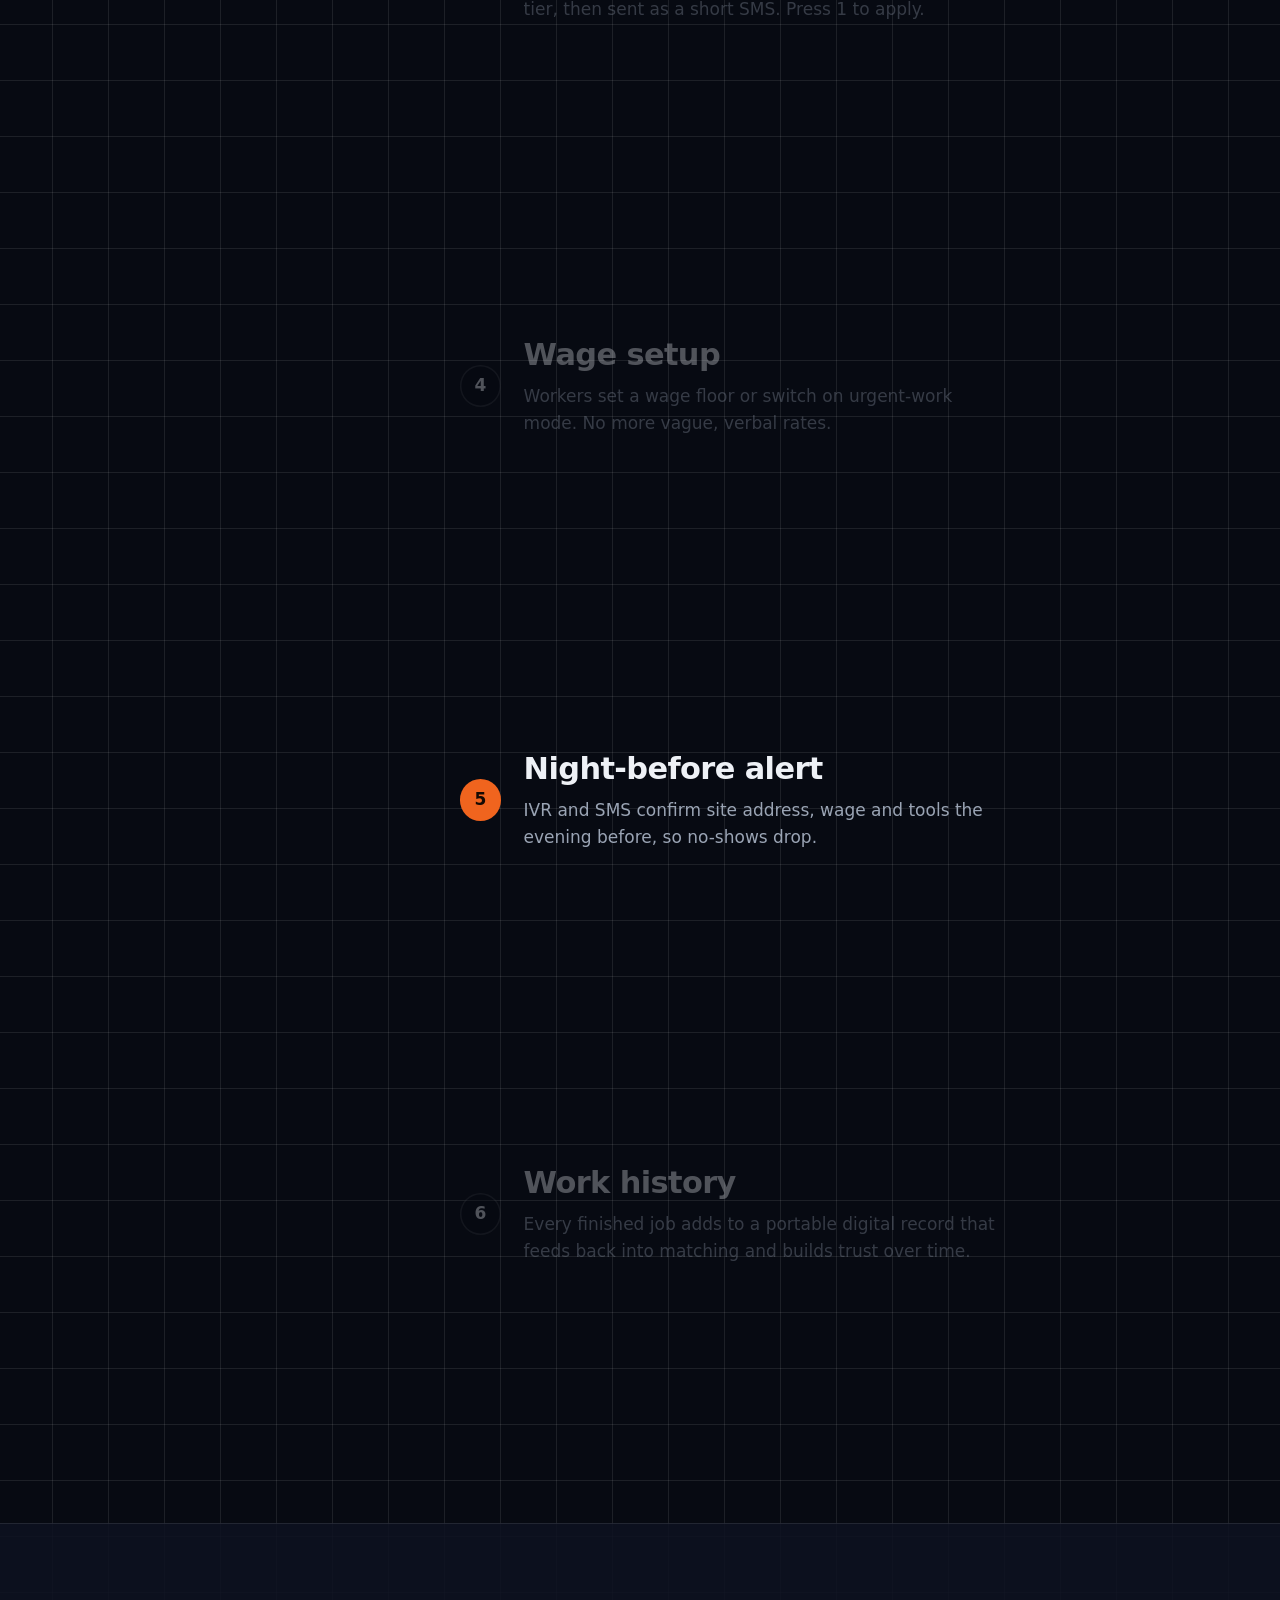
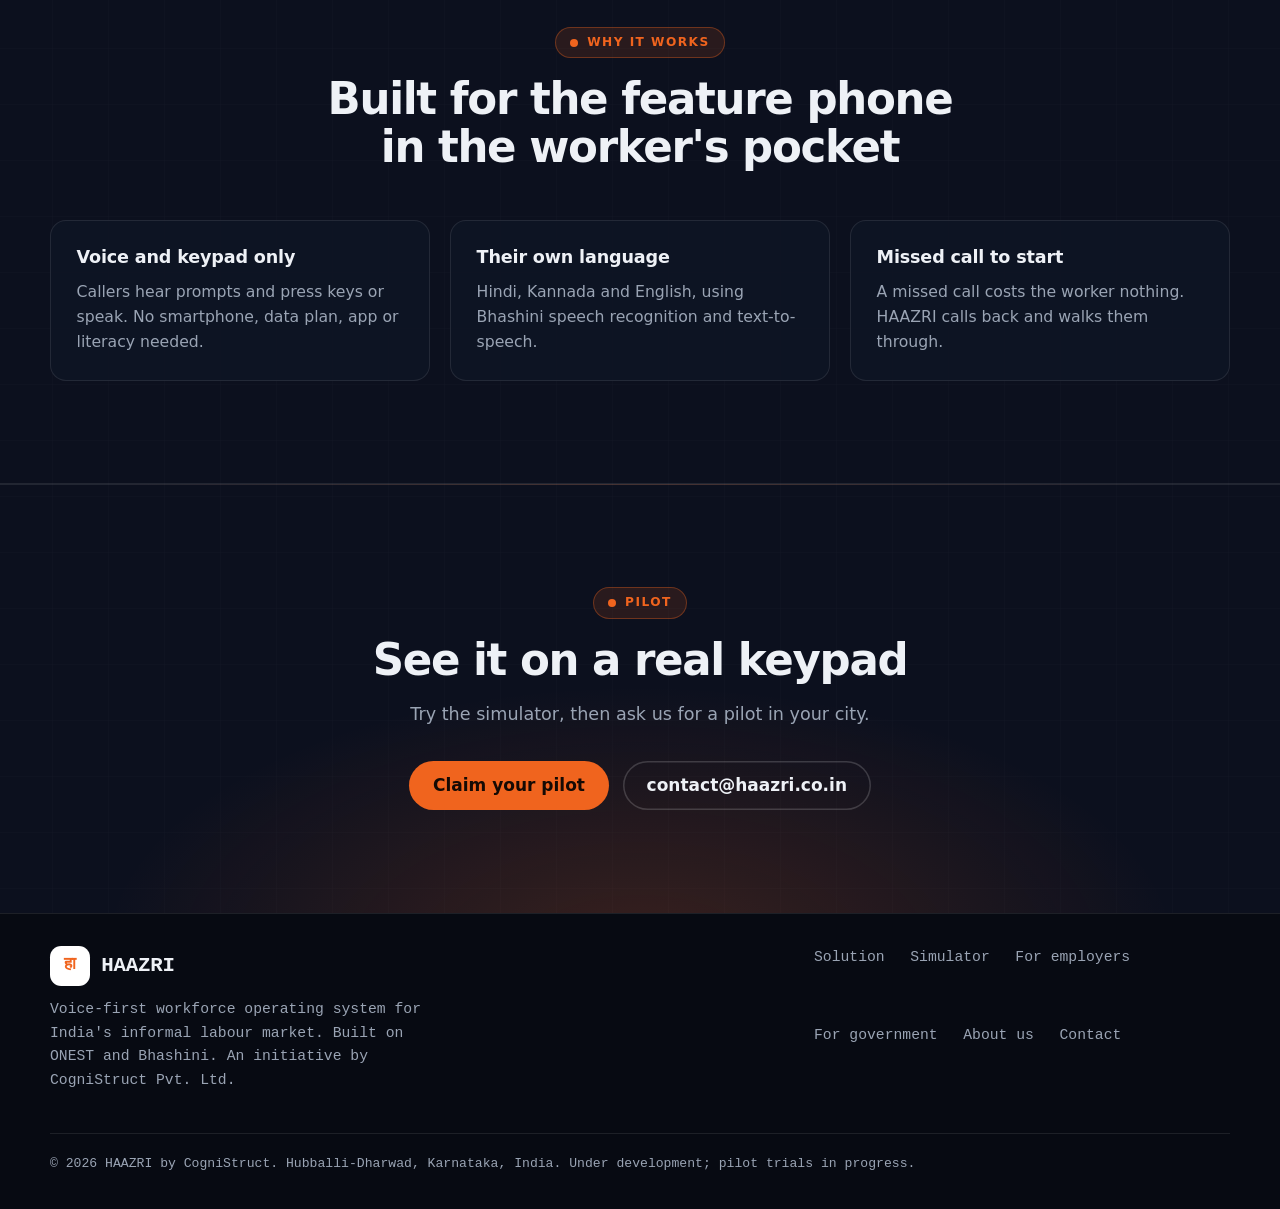
<file: solution.html>
<!doctype html>
<html lang="en"><head>
<meta charset="utf-8"><meta name="viewport" content="width=device-width, initial-scale=1">
<title>Solution | HAAZRI</title>
<meta name="description" content="How HAAZRI works: one phone call from first hello to a portable work history, with no smartphone or app.">
<meta name="theme-color" content="#070a12">
<meta property="og:title" content="Solution | HAAZRI"><meta property="og:description" content="How HAAZRI works: one phone call from first hello to a portable work history, with no smartphone or app."><meta property="og:type" content="website">
<link rel="icon" href="data:image/svg+xml,%3Csvg xmlns='http://www.w3.org/2000/svg' viewBox='0 0 32 32'%3E%3Crect width='32' height='32' rx='8' fill='%23f0641e'/%3E%3Cpath d='M8 17l5 5 11-12' fill='none' stroke='%23fff' stroke-width='3.5' stroke-linecap='round' stroke-linejoin='round'/%3E%3C/svg%3E">
<link rel="stylesheet" href="styles.css"><script src="app.js" defer></script>
</head><body>
<header class="bar">
  <div class="wrap bar-in">
    <a class="brand" href="index.html" aria-label="HAAZRI home"><span class="logo" lang="hi">हा</span><span class="brand-en">HAAZRI</span></a>
    <span class="live"><i></i>Live pipeline</span>
    <button class="menu-btn" type="button" aria-expanded="false" aria-controls="nav">Menu</button>
    <nav class="nav" id="nav" aria-label="Primary">
      <a href="solution.html" aria-current="page">Solution</a>
      <a href="simulator.html">Simulator</a>
      <a href="employers.html">For employers</a>
      <a href="government.html">For government</a>
      <a href="about.html">About us</a>
      <a href="contact.html">Contact</a>
    </nav>
    <div class="bar-actions"><a class="login" href="mailto:contact@haazri.co.in?subject=Partner%20login">Partner login</a><a class="btn btn-sm" href="contact.html">Get in touch</a></div>
  </div>
</header>
<main>
<section class="phead"><div class="wrap"><span class="tagpill t-teal">The solution</span><h1>One phone call, from first hello to portable work history</h1><p class="intro">A sector-agnostic, phone-only flow. Workers just listen and speak in their own language.</p></div></section>
<section class="sec vis"><div class="wrap hiw"><div class="hiw-phone"><div class="phone" data-phone data-static>
  <div class="phone-body">
    <span class="speaker" aria-hidden="true"></span>
    <div class="lcd" role="status" aria-live="polite" aria-atomic="true">
      <div class="lcd-top"><span class="sig" aria-hidden="true"><b></b><b></b><b></b><b></b></span><span>HAAZRI_NET</span></div>
      <div class="lcd-main" data-screen></div>
      <div class="lcd-soft"><span>Menu</span><span data-soft>Start</span></div>
    </div>
    <div class="keys">
      <button class="key key-start pulse" type="button" data-key="start" aria-label="Start call">Start</button>
      <button class="key key-stop" type="button" data-key="stop" aria-label="Stop call">Stop</button>
      <button class="key" type="button" data-key="1" aria-label="Key 1"><b>1</b><small>&nbsp;</small></button>
      <button class="key" type="button" data-key="2" aria-label="Key 2"><b>2</b><small>ABC</small></button>
      <button class="key" type="button" data-key="3" aria-label="Key 3"><b>3</b><small>DEF</small></button>
      <button class="key" type="button" data-key="4" aria-label="Key 4"><b>4</b><small>GHI</small></button>
      <button class="key" type="button" data-key="5" aria-label="Key 5"><b>5</b><small>JKL</small></button>
      <button class="key" type="button" data-key="6" aria-label="Key 6"><b>6</b><small>MNO</small></button>
      <button class="key" type="button" data-key="7" aria-label="Key 7"><b>7</b><small>PQRS</small></button>
      <button class="key" type="button" data-key="8" aria-label="Key 8"><b>8</b><small>TUV</small></button>
      <button class="key" type="button" data-key="9" aria-label="Key 9"><b>9</b><small>WXYZ</small></button>
      <button class="key" type="button" data-key="*" aria-label="Key *"><b>*</b><small>&nbsp;</small></button>
      <button class="key" type="button" data-key="0" aria-label="Key 0"><b>0</b><small>&nbsp;</small></button>
      <button class="key" type="button" data-key="#" aria-label="Key #"><b>#</b><small>&nbsp;</small></button>
    </div>
  </div>
  <p class="phone-cap">Model 1100 voice OS. Simulation: tap Start, then follow the screen. <button class="link-btn" type="button" data-sound aria-pressed="true">Sound on</button></p>
</div></div><ol class="steps">
<li data-screen="name"><h3>Register</h3><p>The worker dials in. Voice onboarding captures name, location and skills in their own language, powered by Bhashini.</p></li>
<li data-screen="trade"><h3>Skill verify</h3><p>Skill tier is classified as skilled, semi-skilled or unskilled from natural speech. No forms, no typing.</p></li>
<li data-screen="job"><h3>Match</h3><p>Verified jobs are matched on wage floor, location and tier, then sent as a short SMS. Press 1 to apply.</p></li>
<li data-screen="wage"><h3>Wage setup</h3><p>Workers set a wage floor or switch on urgent-work mode. No more vague, verbal rates.</p></li>
<li data-screen="alert"><h3>Night-before alert</h3><p>IVR and SMS confirm site address, wage and tools the evening before, so no-shows drop.</p></li>
<li data-screen="hist"><h3>Work history</h3><p>Every finished job adds to a portable digital record that feeds back into matching and builds trust over time.</p></li></ol></div></section>
<section class="sec sec-alt"><div class="wrap"><div class="shead"><span class="tagpill t-ember">Why it works</span><h2>Built for the feature phone in the worker's pocket</h2></div><div class="cards c3">
<div class="card"><h3>Voice and keypad only</h3><p>Callers hear prompts and press keys or speak. No smartphone, data plan, app or literacy needed.</p></div>
<div class="card"><h3>Their own language</h3><p>Hindi, Kannada and English, using Bhashini speech recognition and text-to-speech.</p></div>
<div class="card"><h3>Missed call to start</h3><p>A missed call costs the worker nothing. HAAZRI calls back and walks them through.</p></div></div></div></section>
<section class="sec sec-cta"><div class="wrap"><span class="tagpill t-ember">Pilot</span><h2>See it on a real keypad</h2><p class="intro">Try the simulator, then ask us for a pilot in your city.</p><div class="cta"><a class="btn" href="contact.html">Claim your pilot</a><a class="btn btn-ghost" href="mailto:contact@haazri.co.in">contact@haazri.co.in</a></div></div></section>
</main>
<footer class="foot"><div class="wrap foot-in">
  <div><p class="brand"><span class="logo" lang="hi">हा</span><span class="brand-en">HAAZRI</span></p>
  <p class="foot-note">Voice-first workforce operating system for India's informal labour market. Built on ONEST and Bhashini. An initiative by CogniStruct Pvt. Ltd.</p></div>
  <nav aria-label="Footer"><a href="solution.html">Solution</a><a href="simulator.html">Simulator</a><a href="employers.html">For employers</a><a href="government.html">For government</a><a href="about.html">About us</a><a href="contact.html">Contact</a></nav>
</div><p class="wrap copy">© 2026 HAAZRI by CogniStruct. Hubballi-Dharwad, Karnataka, India. Under development; pilot trials in progress.</p></footer>
</body></html>
</file>
<file: styles.css>
/* HAAZRI. Static CSS, no framework, no images. Animation uses transform/opacity only. */
:root{
  --ink:#070a12; --ink2:#0d1220; --card:#0f1524; --line:rgba(255,255,255,.09); --line2:rgba(255,255,255,.17);
  --text:#eef1f6; --mute:#9aa4b4;
  --ember:#f0641e; --teal:#1d9e75; --amber:#e0a83a; --red:#e5483c;
  --lcd:#b9dba5; --lcd-ink:#16241a;
  --sans:ui-sans-serif,system-ui,-apple-system,"Segoe UI",Roboto,"Noto Sans","Noto Sans Devanagari","Noto Sans Kannada",sans-serif;
  --mono:ui-monospace,"SF Mono",Menlo,Consolas,"Noto Sans Devanagari","Noto Sans Kannada",monospace;
  --grid:56px;
}
*,*::before,*::after{box-sizing:border-box}
html{color-scheme:dark;scroll-behavior:smooth;scroll-padding-top:6rem;-webkit-text-size-adjust:100%}
body{margin:0;background-color:var(--ink);
  background-image:linear-gradient(var(--line) 1px,transparent 1px),linear-gradient(90deg,var(--line) 1px,transparent 1px);
  background-size:var(--grid) var(--grid);background-position:center top;
  color:var(--text);font:400 1.0625rem/1.6 var(--sans);text-rendering:optimizeLegibility}
h1,h2,h3,p,ul,ol,blockquote,figure,dl,dd{margin:0}
ul,ol{padding:0;list-style:none}
a{color:inherit}
button,input,select,textarea{font:inherit;color:inherit}
:focus-visible{outline:2px solid var(--ember);outline-offset:3px;border-radius:4px}
.wrap{width:min(1180px,100% - 2.5rem);margin-inline:auto}

/* type */
h1{font-size:clamp(2.7rem,6.2vw,5.2rem);line-height:.98;letter-spacing:-.04em;font-weight:800;text-wrap:balance}
h2{font-size:clamp(1.8rem,3.4vw,2.8rem);line-height:1.1;letter-spacing:-.03em;font-weight:760;text-wrap:balance}
h3{font-size:1.1rem;line-height:1.3;font-weight:700;letter-spacing:-.01em}
.intro{margin-top:1rem;max-width:60ch;color:var(--mute);font-size:1.1rem}

/* buttons + labels */
.btn{display:inline-flex;align-items:center;justify-content:center;min-height:48px;padding:.7rem 1.5rem;border:0;border-radius:999px;background:var(--ember);color:#150a04;font-weight:700;text-decoration:none;cursor:pointer;transition:background .15s,transform .15s}
.btn:hover{background:#ff7a38}
.btn:active{transform:translateY(1px)}
.btn-ghost{background:transparent;color:var(--text);box-shadow:inset 0 0 0 1.5px var(--line2)}
.btn-ghost:hover{background:rgba(255,255,255,.06)}
.btn-sm{min-height:42px;padding:.45rem 1.2rem;font-size:.82rem;letter-spacing:.07em;text-transform:uppercase}
.cta{display:flex;flex-wrap:wrap;gap:.85rem;margin-top:2rem}
.tagpill{display:inline-flex;align-items:center;gap:.55rem;padding:.38rem .95rem;border-radius:999px;font-size:.76rem;font-weight:800;letter-spacing:.12em;text-transform:uppercase;color:var(--c,var(--ember));background:color-mix(in srgb,var(--c,var(--ember)) 12%,transparent);box-shadow:inset 0 0 0 1px color-mix(in srgb,var(--c,var(--ember)) 35%,transparent)}
.tagpill::before{content:"";width:.5rem;height:.5rem;border-radius:50%;background:currentColor}
.t-red{--c:var(--red)}.t-teal{--c:#2fc79a}.t-amber{--c:var(--amber)}.t-ember{--c:var(--ember)}

/* header */
.bar{position:sticky;top:0;z-index:50;background:rgba(7,10,18,.94);border-bottom:1px solid var(--line)}
.bar .wrap{width:min(1360px,100% - 2.5rem)}
.bar-in{display:flex;align-items:center;gap:.9rem;min-height:4.25rem;padding-block:.5rem}
.brand{display:inline-flex;align-items:center;gap:.7rem;text-decoration:none;flex:none}
.logo{display:grid;place-items:center;width:2.5rem;height:2.5rem;border-radius:.7rem;background:#fff;color:var(--ember);font-weight:800;font-size:1.05rem;line-height:1}
.brand-en{font-weight:800;font-size:1.3rem;letter-spacing:-.01em}
.live{white-space:nowrap;display:inline-flex;align-items:center;gap:.5rem;padding:.4rem .8rem;border-radius:999px;background:var(--ink2);box-shadow:inset 0 0 0 1px var(--line);font-size:.7rem;font-weight:800;letter-spacing:.12em;color:var(--mute);text-transform:uppercase}
.live i,.chip i,.status i{width:.5rem;height:.5rem;border-radius:50%;background:var(--teal);flex:none;animation:blink 2s ease-in-out infinite}
.nav{display:flex;align-items:center;gap:.25rem;margin-left:auto;padding:.3rem;border-radius:999px;background:var(--ink2);box-shadow:inset 0 0 0 1px var(--line)}
.nav a{padding:.5rem .95rem;border-radius:999px;font-size:.74rem;font-weight:800;letter-spacing:.1em;text-transform:uppercase;color:var(--mute);text-decoration:none;white-space:nowrap}
.nav a:hover{color:var(--text)}
.nav a[aria-current=page]{color:var(--text);background:rgba(255,255,255,.08)}
.bar-actions{display:flex;align-items:center;gap:1rem;flex:none}
.login{font-size:.74rem;font-weight:800;letter-spacing:.1em;text-transform:uppercase;color:var(--mute);text-decoration:none}
.login:hover{color:var(--text)}
.menu-btn{display:none;margin-left:auto;min-height:42px;padding:.4rem 1rem;border:0;border-radius:999px;background:var(--ink2);box-shadow:inset 0 0 0 1px var(--line2);font-size:.78rem;font-weight:800;letter-spacing:.1em;text-transform:uppercase;cursor:pointer}

/* hero */
.hero{position:relative;overflow:hidden;padding-block:clamp(2.5rem,6vw,5rem) clamp(3rem,6vw,5.5rem);background:radial-gradient(55% 55% at 76% 42%,rgba(240,100,30,.17),transparent 70%)}
.hero-grid{position:relative;display:grid;grid-template-columns:minmax(0,1.15fr) minmax(0,.85fr);gap:clamp(2rem,5vw,4.5rem);align-items:center}
.status{display:inline-flex;align-items:center;gap:.6rem;font-size:.9rem;color:var(--mute);margin-bottom:1.4rem}
.lede{margin-top:1.4rem;max-width:46ch;font-size:clamp(1.1rem,1.6vw,1.3rem);color:#d3d9e3}
.tag{margin-top:.9rem;color:var(--ember);font-weight:650}
.stats{display:grid;grid-template-columns:repeat(3,auto);justify-content:start;gap:0;margin-top:2.4rem;border:1px solid var(--line);border-radius:14px;background:rgba(13,18,32,.7)}
.stat{display:flex;flex-direction:column;gap:.1rem;padding:1rem 1.5rem}
.stat+.stat{border-left:1px solid var(--line)}
.stat strong{font-size:1.9rem;line-height:1;font-weight:800;letter-spacing:-.03em}
.stat span{font-size:.85rem;color:var(--mute)}

/* page head */
.phead{padding-block:clamp(3rem,7vw,5.5rem) clamp(1.5rem,3vw,2.5rem);text-align:center}
.phead h1{font-size:clamp(2.3rem,5vw,4rem);max-width:18ch;margin:1.2rem auto 0}
.phead .intro{margin-inline:auto}
.shead{text-align:center;margin-bottom:clamp(2rem,4vw,3rem)}
.shead h2{max-width:24ch;margin:1.1rem auto 0}
.shead .intro{margin-inline:auto}

/* phone */
.phone-stage{position:relative;display:flex;justify-content:center;padding-block:1rem}
.chip{position:absolute;top:0;left:50%;transform:translateX(-86%);z-index:2;display:flex;align-items:center;gap:.5rem;padding:.4rem .8rem;border-radius:999px;background:var(--ink2);box-shadow:inset 0 0 0 1px var(--line2);font-size:.78rem;white-space:nowrap}
.phone{width:min(292px,100%)}
.phone-body{position:relative;padding:1.1rem 1rem 1.2rem;border-radius:2.7rem 2.7rem 2.2rem 2.2rem;background:linear-gradient(170deg,#262d3c,#141925);box-shadow:inset 0 1px 0 rgba(255,255,255,.14),0 0 0 1px rgba(255,255,255,.07),0 40px 70px -28px rgba(240,100,30,.4);transform-origin:50% 100%}
.speaker{display:block;width:3.2rem;height:.3rem;margin:0 auto .85rem;border-radius:99px;background:#0b0e16}
.lcd{border-radius:.9rem;padding:.5rem .65rem .45rem;background:var(--lcd);background-image:repeating-linear-gradient(0deg,rgba(0,0,0,.05) 0 1px,transparent 1px 3px);color:var(--lcd-ink);font-family:var(--mono);box-shadow:inset 0 2px 8px rgba(0,0,0,.35);height:204px;display:flex;flex-direction:column}
.lcd-top{display:flex;justify-content:space-between;align-items:flex-end;font-size:.68rem;font-weight:700;letter-spacing:.04em;border-bottom:1px solid rgba(22,36,26,.35);padding-bottom:.25rem}
.sig{display:inline-flex;align-items:flex-end;gap:2px;height:.8rem}
.sig b{width:3px;background:var(--lcd-ink);display:block}
.sig b:nth-child(1){height:30%}.sig b:nth-child(2){height:55%}.sig b:nth-child(3){height:78%}.sig b:nth-child(4){height:100%}
.lcd-main{flex:1;padding-top:.5rem;overflow:hidden}
.lcd-main .h{font-size:.95rem;font-weight:800;margin-bottom:.35rem;line-height:1.25}
.lcd-main p{font-size:.82rem;line-height:1.4}
.lcd-soft{display:flex;justify-content:space-between;font-size:.7rem;font-weight:700;border-top:1px solid rgba(22,36,26,.35);padding-top:.25rem}
.wave{display:flex;align-items:center;gap:4px;height:34px;margin-top:.55rem}
.wave i{display:block;width:5px;height:100%;border-radius:2px;background:var(--lcd-ink);transform:scaleY(.2);animation:wave 1s ease-in-out infinite}
.wave i:nth-child(2){animation-delay:.1s}.wave i:nth-child(3){animation-delay:.25s}.wave i:nth-child(4){animation-delay:.05s}
.wave i:nth-child(5){animation-delay:.35s}.wave i:nth-child(6){animation-delay:.15s}.wave i:nth-child(7){animation-delay:.3s}
.wave i:nth-child(8){animation-delay:.2s}.wave i:nth-child(9){animation-delay:.4s}
.keys{display:grid;grid-template-columns:repeat(3,1fr);gap:.5rem;margin-top:1rem}
.key{display:flex;flex-direction:column;align-items:center;justify-content:center;min-height:46px;padding:.2rem 0;border:0;border-radius:.8rem;background:#2b3345;box-shadow:inset 0 -3px 0 rgba(0,0,0,.35),inset 0 1px 0 rgba(255,255,255,.08);cursor:pointer;touch-action:manipulation;transition:transform .08s,background .15s}
.key b{font-size:1.05rem;line-height:1.1}
.key small{font-size:.55rem;letter-spacing:.08em;color:var(--mute);line-height:1}
.key:hover{background:#353f55}
.key:active{transform:translateY(2px);box-shadow:inset 0 -1px 0 rgba(0,0,0,.35)}
.key-start,.key-stop{font-size:.8rem;font-weight:800;min-height:42px}
.key-start{grid-column:1 / span 2;background:var(--teal);color:#04140e}
.key-start:hover{background:#25b587}
.key-stop{background:#b9382c;color:#fff}
.key-stop:hover{background:#d04336}
.key-start.pulse{animation:pulse 1.6s ease-in-out infinite}
.phone-cap{margin-top:1rem;font-size:.82rem;color:var(--mute);text-align:center;text-wrap:balance}
.link-btn{display:inline;padding:0;border:0;background:none;color:var(--text);text-decoration:underline;text-underline-offset:3px;cursor:pointer;font-size:inherit}
.phone.ring .phone-body{animation:buzz .9s ease-in-out 3}

/* sections + cards */
.sec{padding-block:clamp(3.5rem,8vw,6.5rem)}
.sec-alt{background:rgba(13,18,32,.88);border-block:1px solid var(--line)}

.cards{display:grid;gap:1.25rem}
.c2{grid-template-columns:repeat(2,1fr)}.c3{grid-template-columns:repeat(3,1fr)}.c4{grid-template-columns:repeat(4,1fr)}
.card{display:flex;flex-direction:column;gap:.6rem;padding:1.6rem;border:1px solid var(--line);border-radius:16px;background:rgba(15,21,36,.92)}
.card p,.card li{color:var(--mute);font-size:.98rem}
.card strong.big{font-size:clamp(1.8rem,3vw,2.4rem);line-height:1.05;letter-spacing:-.03em;font-weight:800}
.card .big.o{color:var(--ember)}
.card ul{display:flex;flex-direction:column}
.card li{padding:.55rem 0;border-top:1px solid var(--line)}
.card li:first-child{border-top:0;padding-top:0}
.card h3 small{display:block;margin-top:.15rem;font-size:.85rem;font-weight:650;color:var(--amber)}
.card-hl{border-color:rgba(240,100,30,.45);box-shadow:0 0 0 1px rgba(240,100,30,.18)}
.who-card{flex-direction:row;gap:1rem;align-items:flex-start}
.who-card .av{flex:none}
.who-card h3{margin-bottom:.2rem}
.struggle{border-top:3px solid var(--c)}
.struggle h3{color:var(--c);margin-bottom:.4rem}
.struggle b{color:var(--text);font-weight:650}
.quote{max-width:46ch;margin:2.5rem auto 0;text-align:center}
.quote p{font-size:clamp(1.25rem,2.2vw,1.65rem);line-height:1.35;letter-spacing:-.02em;font-weight:650;color:var(--text)}
.quote footer{margin-top:.8rem;font-size:.88rem;color:var(--mute)}

/* split + how it works */
.split{display:grid;grid-template-columns:minmax(0,1fr) minmax(0,.9fr);gap:clamp(2rem,6vw,5rem);align-items:center}
.hiw{display:grid;grid-template-columns:minmax(0,320px) minmax(0,1fr);gap:clamp(2rem,7vw,6rem);align-items:start}
.hiw-phone{position:sticky;top:max(6rem,calc(50vh - 310px));display:flex;justify-content:center}
.steps{counter-reset:s}
.steps li{counter-increment:s;position:relative;min-height:46vh;display:flex;flex-direction:column;justify-content:center;padding-left:4rem;opacity:.32;transition:opacity .3s}
.steps li:first-child{min-height:38vh}
.steps li::before{content:counter(s);position:absolute;left:0;top:50%;width:2.6rem;height:2.6rem;margin-top:-1.3rem;display:grid;place-items:center;border-radius:50%;background:var(--ink);box-shadow:inset 0 0 0 1.5px var(--line2);font-weight:800;transition:background .3s,color .3s,box-shadow .3s}
.steps li.on{opacity:1}
.steps li.on::before{background:var(--ember);color:#150a04;box-shadow:none}
.steps h3{font-size:clamp(1.4rem,2.4vw,1.9rem);letter-spacing:-.02em}
.steps p{margin-top:.5rem;max-width:44ch;color:var(--mute)}

/* dashboard board */
.board{padding:1.2rem;border-radius:16px;background:rgba(15,21,36,.95);border:1px solid var(--line)}
.board-h{display:flex;justify-content:space-between;font-weight:700;padding-bottom:.9rem;border-bottom:1px solid var(--line)}
.board-h span{font-weight:400;font-size:.82rem;color:var(--mute)}
.board li{display:grid;grid-template-columns:auto 1fr auto auto;align-items:center;gap:.8rem;padding:.85rem 0;border-bottom:1px solid var(--line)}
.av{display:grid;place-items:center;width:2.5rem;height:2.5rem;border-radius:50%;background:#252d3f;font-size:.8rem;font-weight:800}
.who{display:flex;flex-direction:column;min-width:0}
.who small{color:var(--mute);font-size:.8rem}
.score{font-weight:800}
.pill{font-size:.72rem;font-weight:700;padding:.25rem .6rem;border-radius:99px;white-space:nowrap}
.pill-a{background:rgba(240,100,30,.18);color:#ff9a62}
.pill-t{background:rgba(29,158,117,.2);color:#4fd3a5}
.pill-m{background:rgba(224,168,58,.2);color:#f0c568}
.board-f{margin-top:.9rem;font-size:.82rem;color:var(--mute)}

/* roadmap */
.road{position:relative;display:grid;grid-template-columns:repeat(3,1fr);gap:1.25rem}
.road li{padding:1.6rem;border:1px solid var(--line);border-radius:16px;background:rgba(15,21,36,.92)}
.road time{display:block;font-size:.8rem;color:var(--ember);font-weight:800;letter-spacing:.1em;text-transform:uppercase;margin-bottom:.4rem}
.road p{margin-top:.5rem;color:var(--mute);font-size:.98rem}

/* simulator page */
.sim{display:grid;grid-template-columns:minmax(0,320px) minmax(0,1fr);gap:clamp(2rem,6vw,5rem);align-items:start}
.log{border:1px solid var(--line);border-radius:16px;background:rgba(15,21,36,.95);overflow:hidden}
.log-h{display:flex;justify-content:space-between;padding:.9rem 1.2rem;border-bottom:1px solid var(--line);font-weight:700}
.log-h span{font-size:.8rem;color:var(--mute);font-weight:400}
.log ol{display:flex;flex-direction:column-reverse;max-height:420px;overflow:auto;padding:.4rem 0;font-family:var(--mono);font-size:.82rem}
.log li{display:grid;grid-template-columns:4.2rem 7rem 1fr;gap:.6rem;padding:.45rem 1.2rem;border-bottom:1px solid var(--line);color:var(--mute)}
.log li b{color:var(--teal)}
.log li.u b{color:var(--ember)}
.log .empty{display:block;padding:1.2rem;color:var(--mute)}

/* form */
.form{display:grid;gap:1rem}
.form label{display:grid;gap:.35rem;font-size:.85rem;font-weight:650;color:var(--mute)}
.form input,.form select,.form textarea{width:100%;min-height:48px;padding:.7rem .9rem;border:1px solid var(--line2);border-radius:12px;background:var(--ink);color:var(--text)}
.form textarea{min-height:120px;resize:vertical}
.form-note{font-size:.82rem;color:var(--mute)}

/* cta + footer */
.sec-cta{text-align:center;background:radial-gradient(60% 90% at 50% 110%,rgba(240,100,30,.2),transparent 70%),rgba(13,18,32,.88);border-top:1px solid var(--line)}
.sec-cta h2{max-width:20ch;margin:1.1rem auto 0}
.sec-cta .intro{margin-inline:auto}
.sec-cta .cta{justify-content:center}
.foot{padding-block:3rem 2rem;border-top:1px solid var(--line);background:var(--ink)}
.foot-in{display:flex;flex-wrap:wrap;justify-content:space-between;gap:2rem}
.foot-note{margin-top:.8rem;max-width:44ch;color:var(--mute);font-size:.92rem}
.foot nav{display:flex;flex-wrap:wrap;gap:.6rem 1.6rem;max-width:26rem;font-size:.92rem}
.foot nav a{color:var(--mute);text-decoration:none}
.foot nav a:hover{color:var(--text)}
.copy{margin-top:2.5rem;padding-top:1.2rem;border-top:1px solid var(--line);font-size:.82rem;color:var(--mute)}

/* motion */
@keyframes blink{0%,100%{opacity:1}50%{opacity:.35}}
@keyframes pulse{0%,100%{transform:scale(1)}50%{transform:scale(1.045)}}
@keyframes wave{0%,100%{transform:scaleY(.2)}50%{transform:scaleY(1)}}
@keyframes buzz{0%,100%{transform:rotate(0)}15%{transform:rotate(-2.2deg) translateX(-3px)}30%{transform:rotate(2.2deg) translateX(3px)}45%{transform:rotate(-1.6deg)}60%{transform:rotate(1.6deg)}80%{transform:rotate(0)}}
@media (prefers-reduced-motion:reduce){
  html{scroll-behavior:auto}
  *,*::before,*::after{animation:none!important;transition:none!important}
  .wave i{transform:scaleY(.7)}
}

/* responsive */
@media (max-width:1500px){
  .login,.live{display:none}
}
@media (max-width:980px){
  .menu-btn{display:block}
  .bar-actions{display:none}
  .nav{display:none;position:absolute;left:1.25rem;right:1.25rem;top:100%;margin:0;padding:.5rem;border-radius:18px;flex-direction:column;align-items:stretch;background:var(--ink2);box-shadow:inset 0 0 0 1px var(--line2),0 20px 40px rgba(0,0,0,.5)}
  .nav.open{display:flex}
  .nav a{padding:.85rem 1rem;font-size:.8rem}
  .hero-grid,.split,.sim{grid-template-columns:1fr}
  .phone-stage{padding-top:2.2rem}
  .chip{transform:translateX(-50%)}
  .c3,.road{grid-template-columns:1fr}
  .c4{grid-template-columns:repeat(2,1fr)}
}
@media (max-width:860px){
  .hiw{grid-template-columns:1fr;gap:0}
  .hiw-phone{top:4.25rem;z-index:5;height:268px;overflow:hidden;align-items:flex-start;background:linear-gradient(var(--ink) 82%,transparent);-webkit-mask-image:linear-gradient(#000 86%,transparent);mask-image:linear-gradient(#000 86%,transparent)}
  .hiw-phone .phone{padding-top:.5rem;transform:scale(.88);transform-origin:top center}
  .hiw-phone .keys,.hiw-phone .phone-cap{display:none}
  .steps li{min-height:44vh;padding-left:3.4rem}
  .steps li:first-child{min-height:34vh}
}
@media (max-width:620px){
  .wrap,.bar .wrap{width:min(100% - 2rem,1180px)}
  body{font-size:1rem}
  h1{font-size:clamp(2.35rem,12.5vw,3.5rem)}
  h2{font-size:clamp(1.7rem,8vw,2.25rem)}
  .hero{padding-block:2rem 3.5rem}
  .hero-grid{gap:2.5rem}
  .status{font-size:.8rem;margin-bottom:1rem}
  .lede{font-size:1.05rem}
  .cta{flex-direction:column;align-items:stretch}
  .cta .btn{width:100%}
  .c2,.c4{grid-template-columns:1fr}
  .stats{grid-template-columns:1fr 1fr 1fr}
  .stat{align-items:center;padding:.8rem .35rem;text-align:center}
  .stat strong{font-size:1.3rem}
  .stat span{font-size:.68rem;line-height:1.25}
  .chip{max-width:calc(100% - 1rem);font-size:.68rem}
  .phone-stage{padding-top:2.1rem}
  .board li{grid-template-columns:auto 1fr auto}
  .board .pill{grid-column:2 / span 2;justify-self:start}
  .log li{grid-template-columns:3.6rem 1fr}
  .log li span:last-child{grid-column:1 / -1}
  .card,.board,.road li{padding:1.25rem}
  .foot-bar,.foot-l,.foot-r{align-items:flex-start}
  .foot-bar{flex-direction:column}
  .foot-r{flex-direction:column;align-items:stretch;width:100%}
  .badge{justify-content:center}
}

/* team + connection footer */
.tm{align-items:center;text-align:center;gap:.4rem}
.photo{position:relative;width:128px;height:128px;margin-bottom:.6rem;border-radius:50%;overflow:hidden;background:#252d3f;box-shadow:0 0 0 2px var(--ember)}
.photo span{position:absolute;inset:0;display:grid;place-items:center;font-size:2.2rem;font-weight:800}
.photo img{position:absolute;inset:0;width:100%;height:100%;object-fit:cover}
.tm .role{color:var(--ember);font-weight:650}
.tm ul{width:100%;margin-top:.6rem}
.tm li{text-align:center;overflow-wrap:anywhere}
.tm a{color:var(--text);text-underline-offset:3px}
.conn{display:flex;flex-wrap:wrap;align-items:center;justify-content:space-between;gap:1rem;margin-top:2rem;padding:1.1rem 1.4rem;border:1px solid var(--line2);border-radius:16px;background:var(--ink2)}
.conn a:not(.btn){text-decoration:none}
.conn b{color:var(--ember)}
.sec-cta .form{gap:1rem}

/* footer bar */
.foot{padding-block:2rem 2.2rem;font-family:var(--mono)}
.foot-bar{display:flex;flex-wrap:wrap;align-items:center;justify-content:space-between;gap:1rem 1.5rem;padding-bottom:1.6rem;border-bottom:1px solid var(--line);font-size:.9rem}
.foot-l{display:flex;flex-wrap:wrap;align-items:center;gap:.4rem .9rem;color:var(--mute)}
.foot-l i{font-style:normal;color:var(--line2)}
.foot-l a{color:var(--text);text-decoration:underline;text-underline-offset:4px}
.foot-r{display:flex;flex-wrap:wrap;gap:.6rem}
.badge{display:inline-flex;align-items:center;gap:.5rem;padding:.45rem 1rem;border-radius:999px;background:var(--ink2);box-shadow:inset 0 0 0 1px var(--line2);font-size:.8rem;color:var(--text);text-decoration:none}
.badge-g{color:#4fd3a5;background:rgba(29,158,117,.12);box-shadow:inset 0 0 0 1px rgba(29,158,117,.45);font-weight:700}
.badge i{width:.5rem;height:.5rem;border-radius:50%;background:currentColor}
.foot-note2{margin-top:1.4rem;max-width:130ch;font:400 .95rem/1.7 var(--sans);color:var(--mute)}
.foot-note2 b{color:var(--amber)}
.foot-note2 a{color:#5cc8f0;text-decoration:none}
.ticks{margin-top:1.2rem;display:flex;flex-direction:column}
.ticks li{padding:.8rem 0 .8rem 1.8rem;border-top:1px solid var(--line);color:var(--mute);position:relative}
.ticks li::before{content:"";position:absolute;left:0;top:1.3rem;width:.9rem;height:.5rem;border-left:2.5px solid var(--teal);border-bottom:2.5px solid var(--teal);transform:rotate(-45deg) scale(.8)}
.ticks b{color:var(--text)}
.road{margin:0}
</file>
